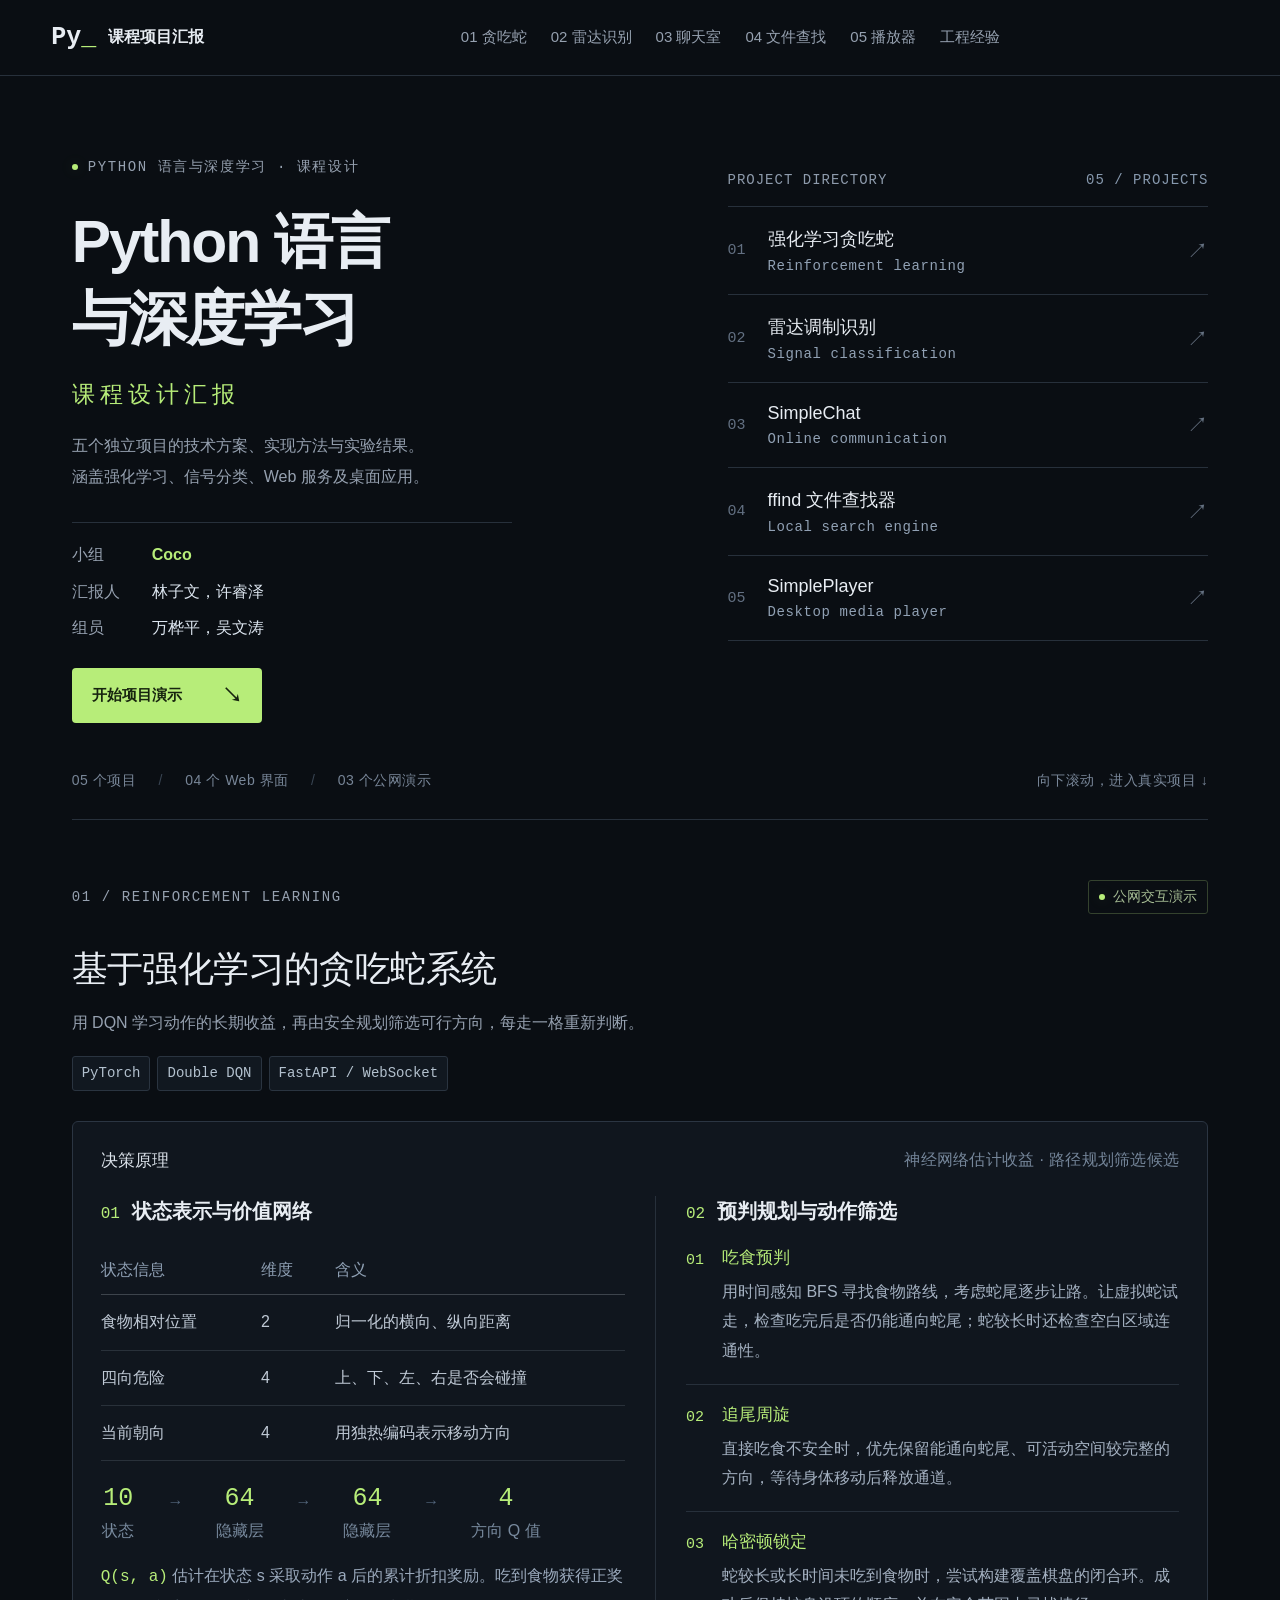
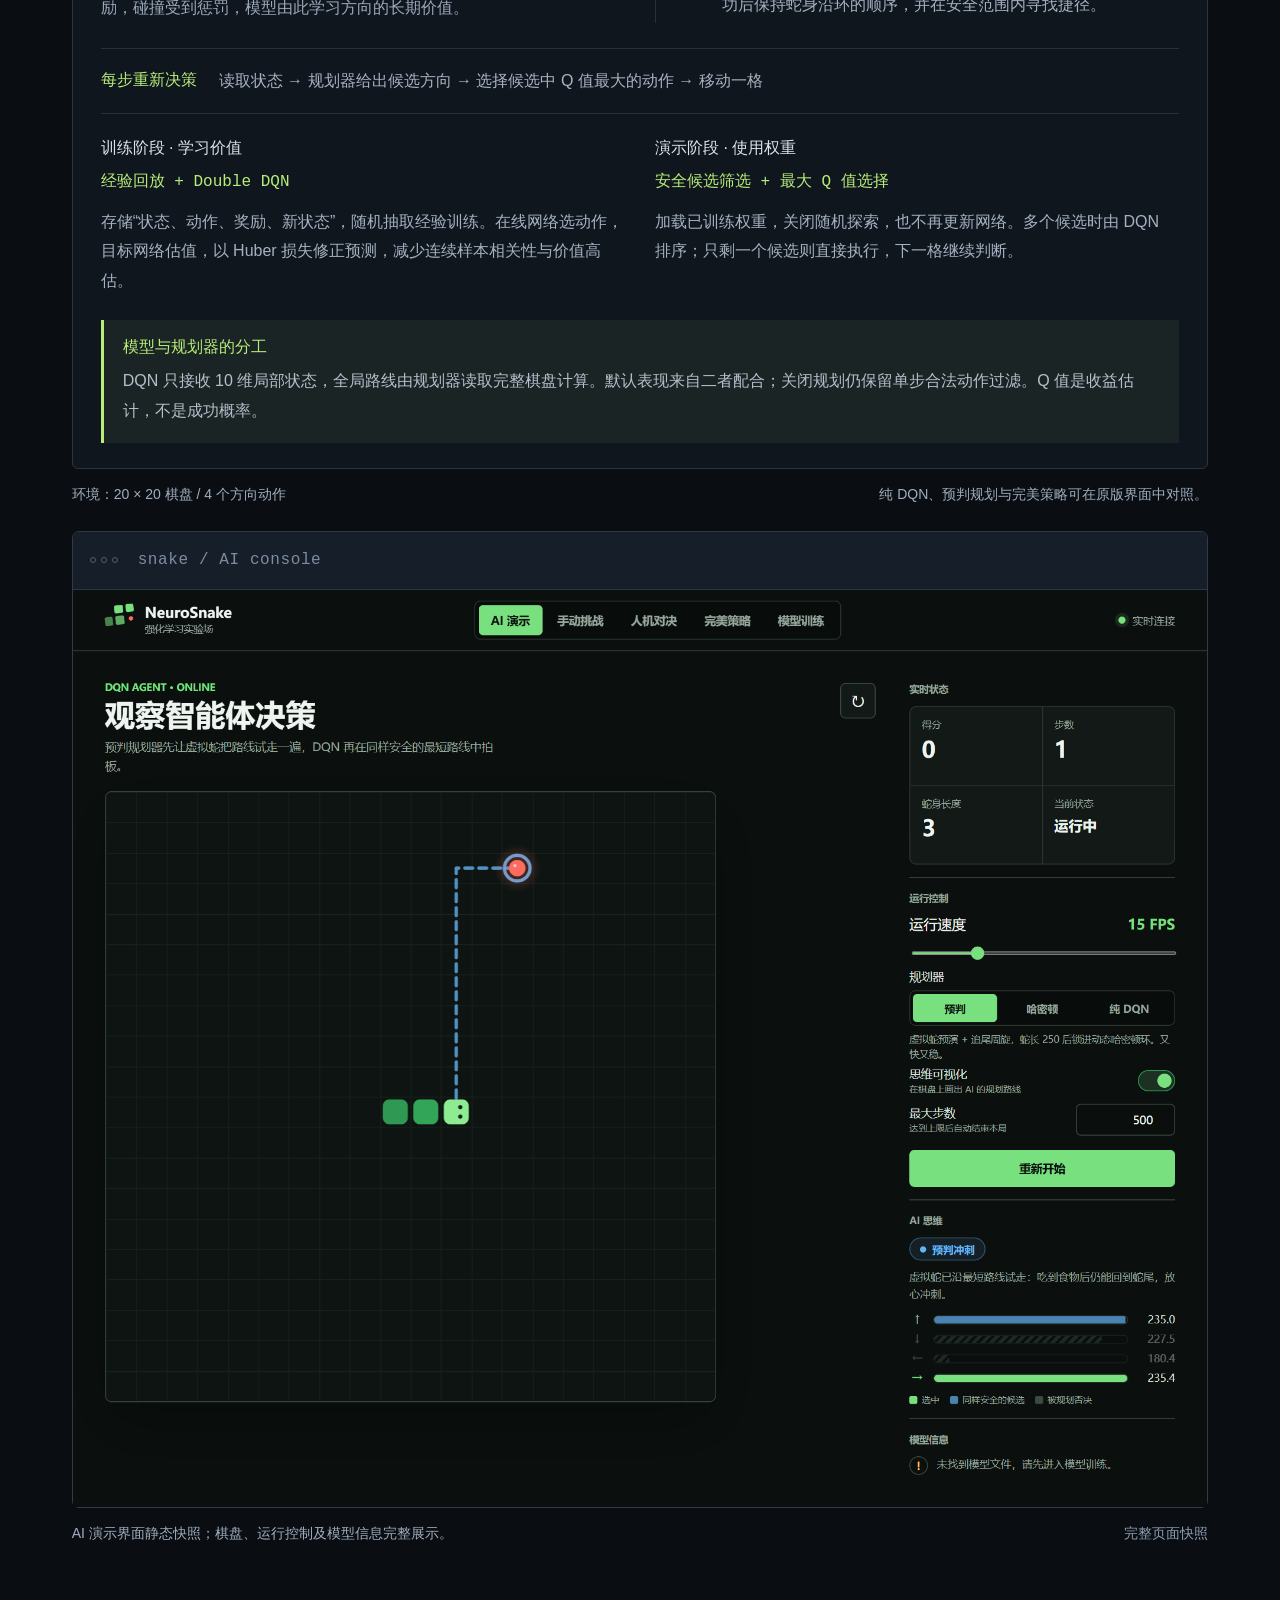
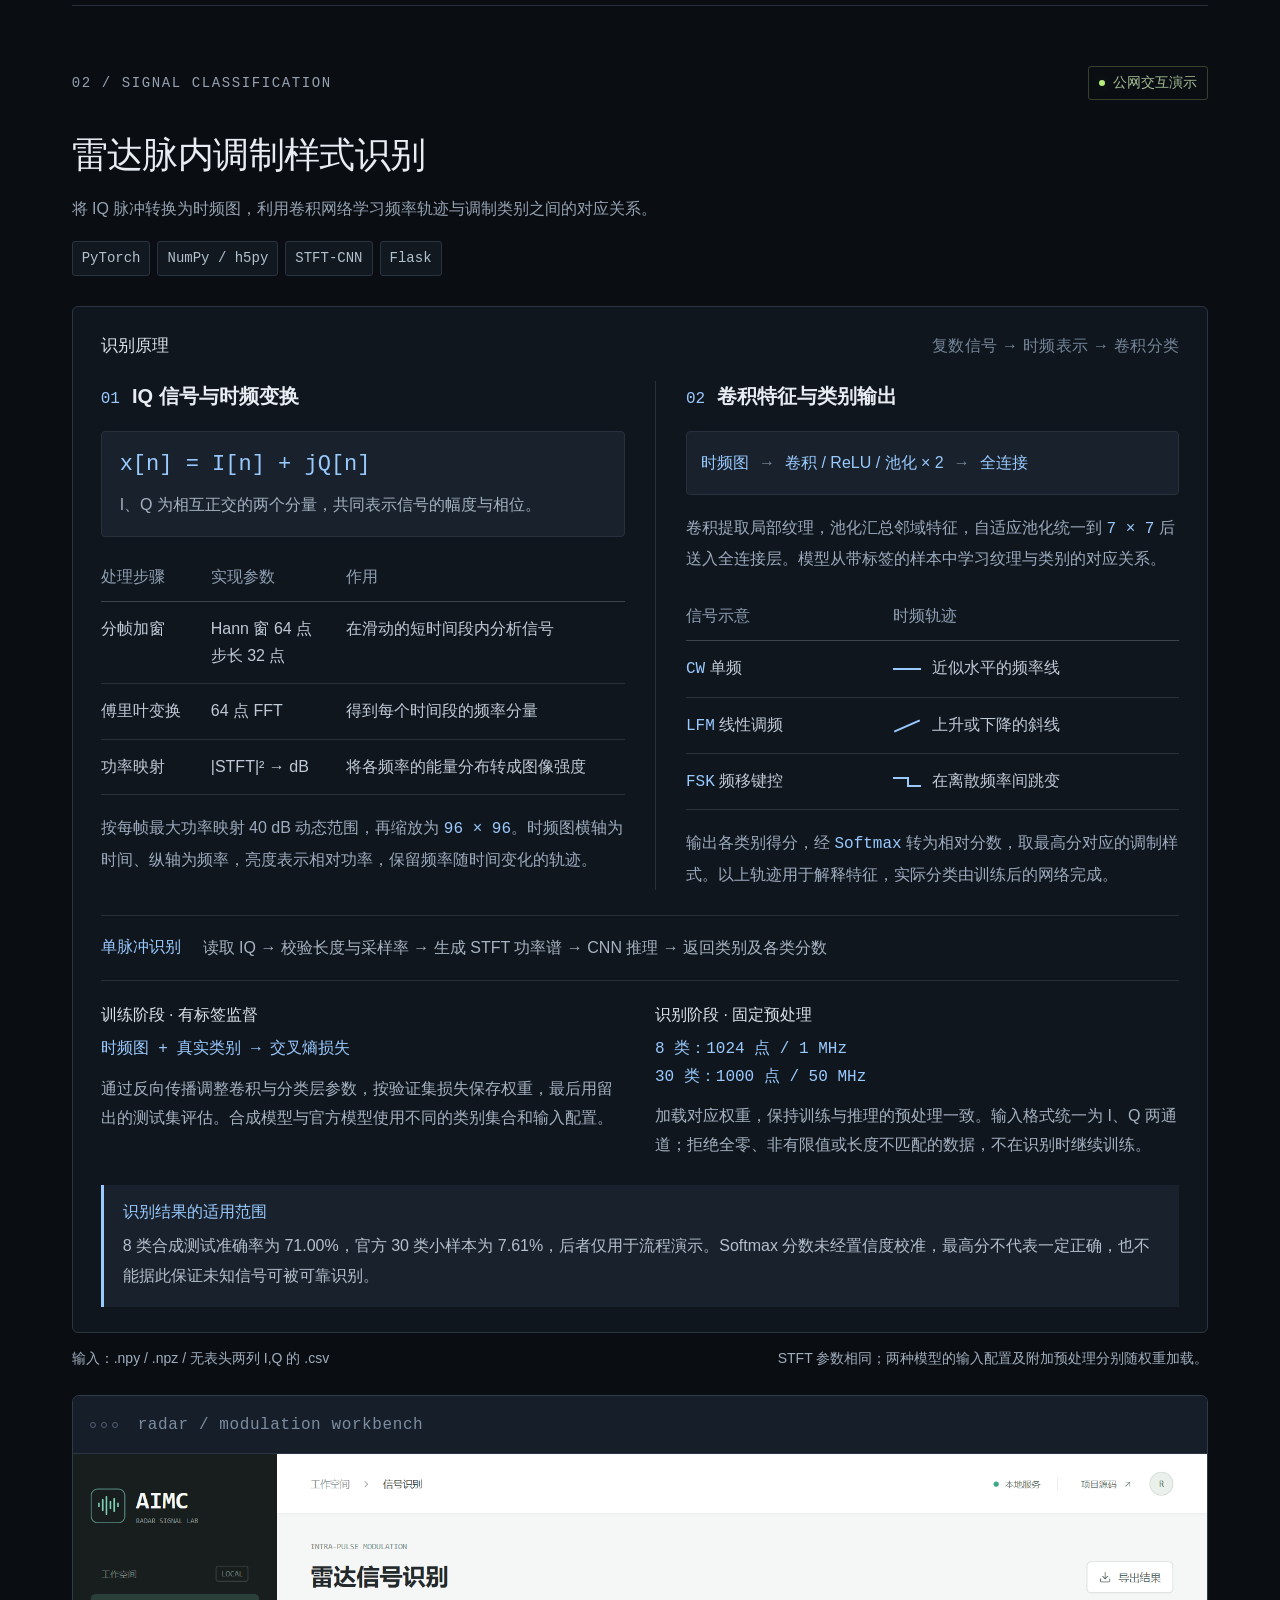
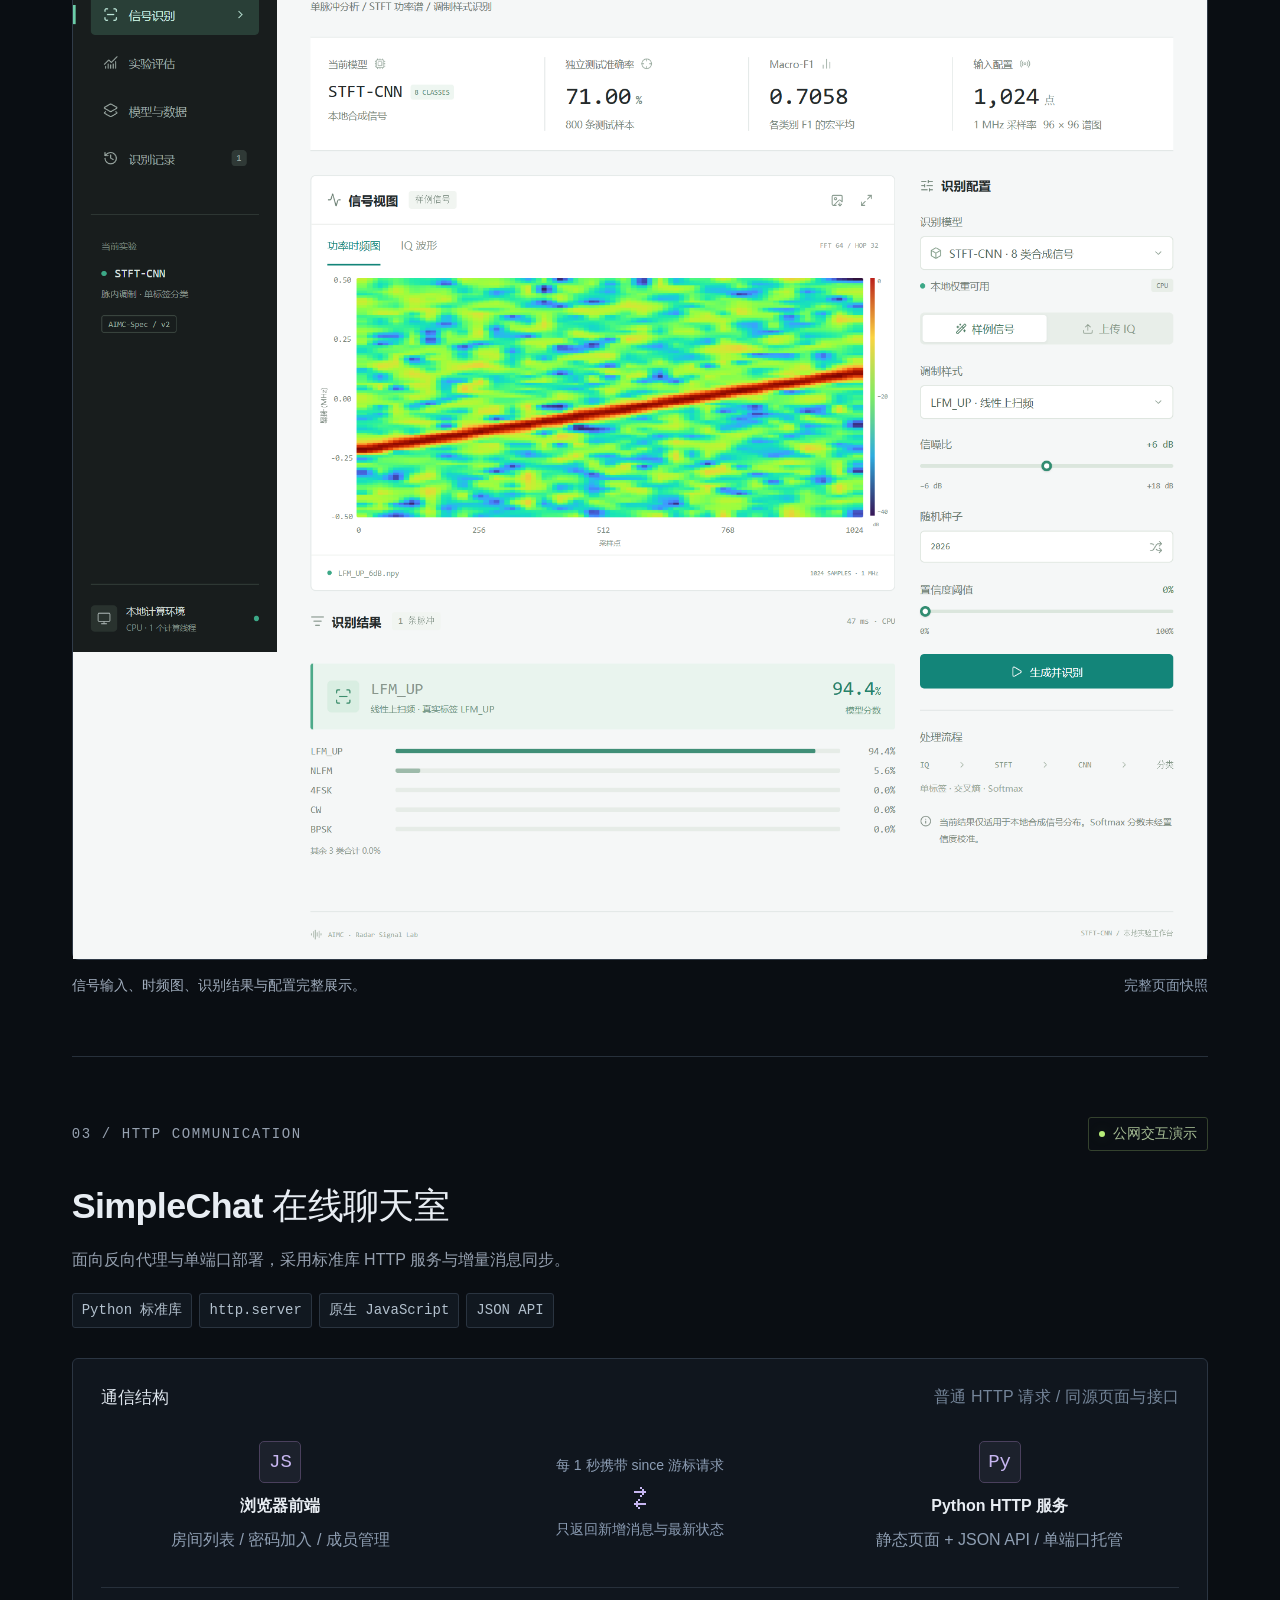
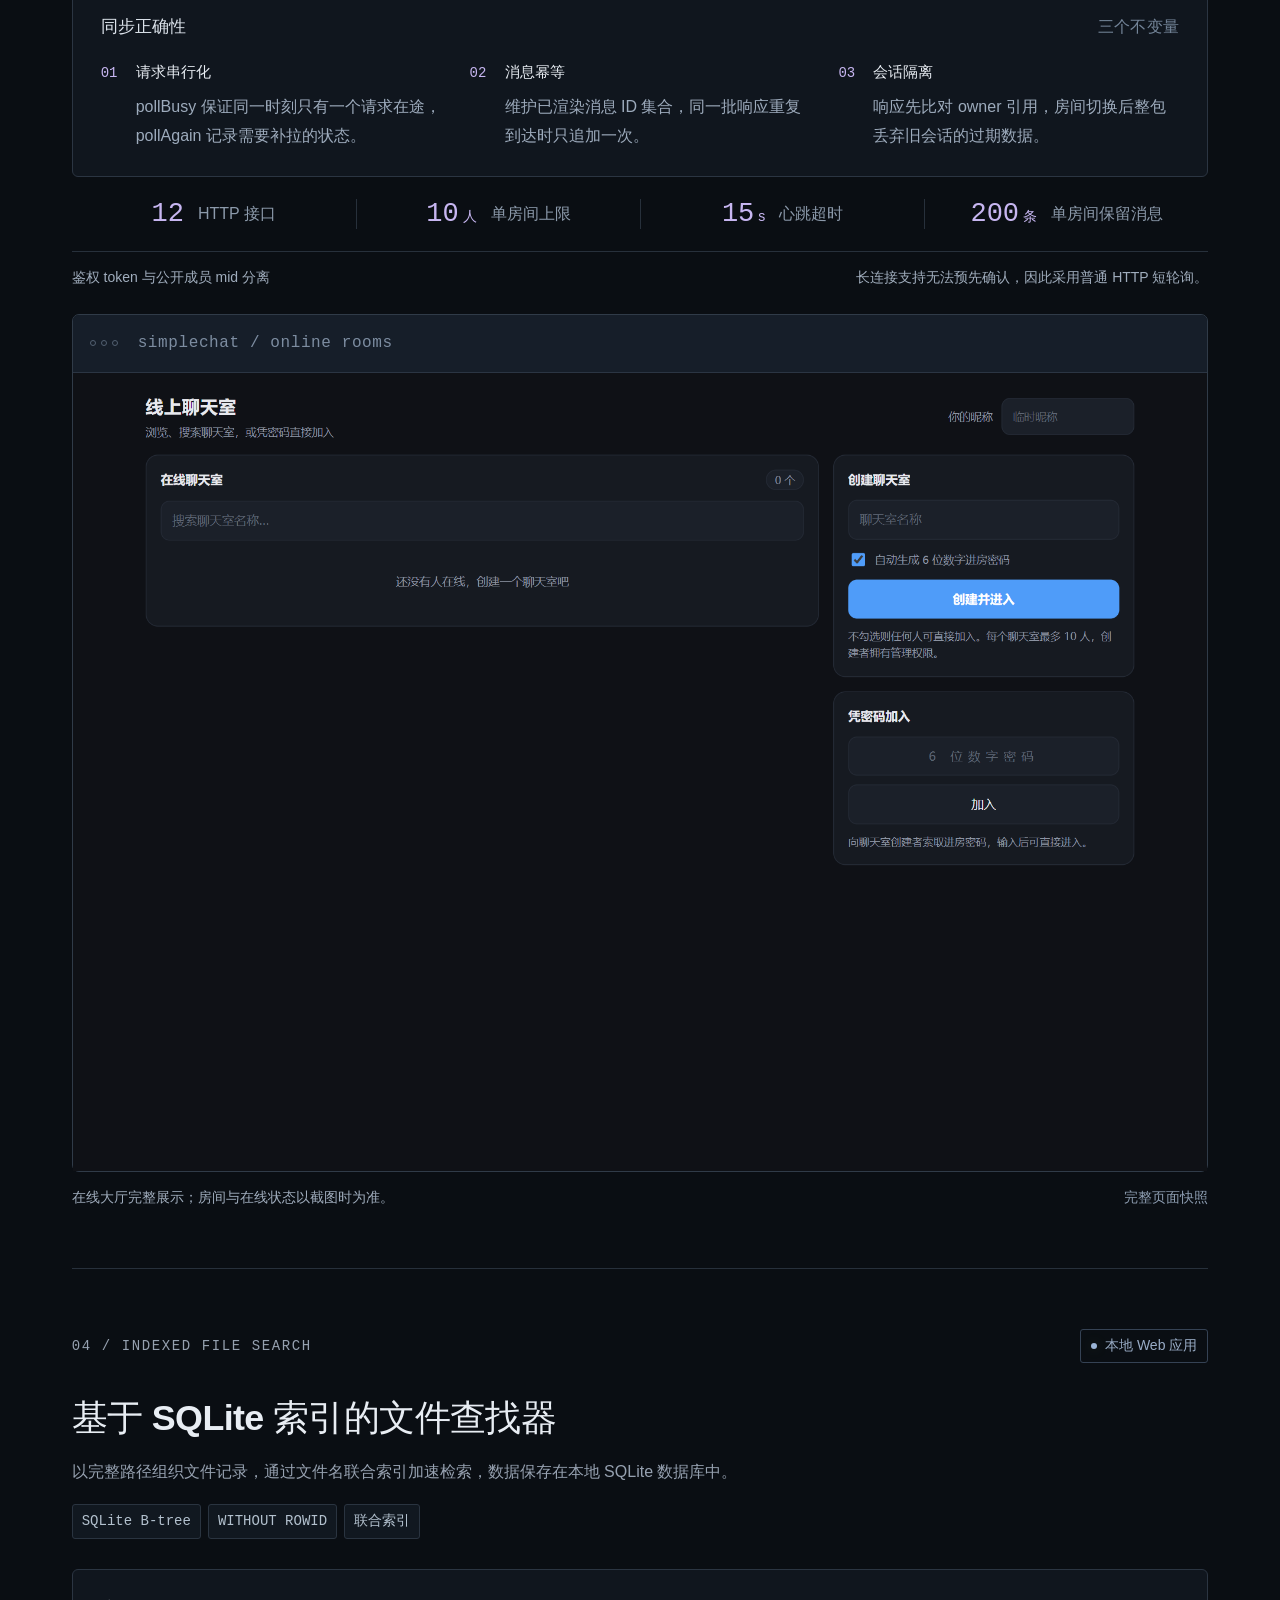
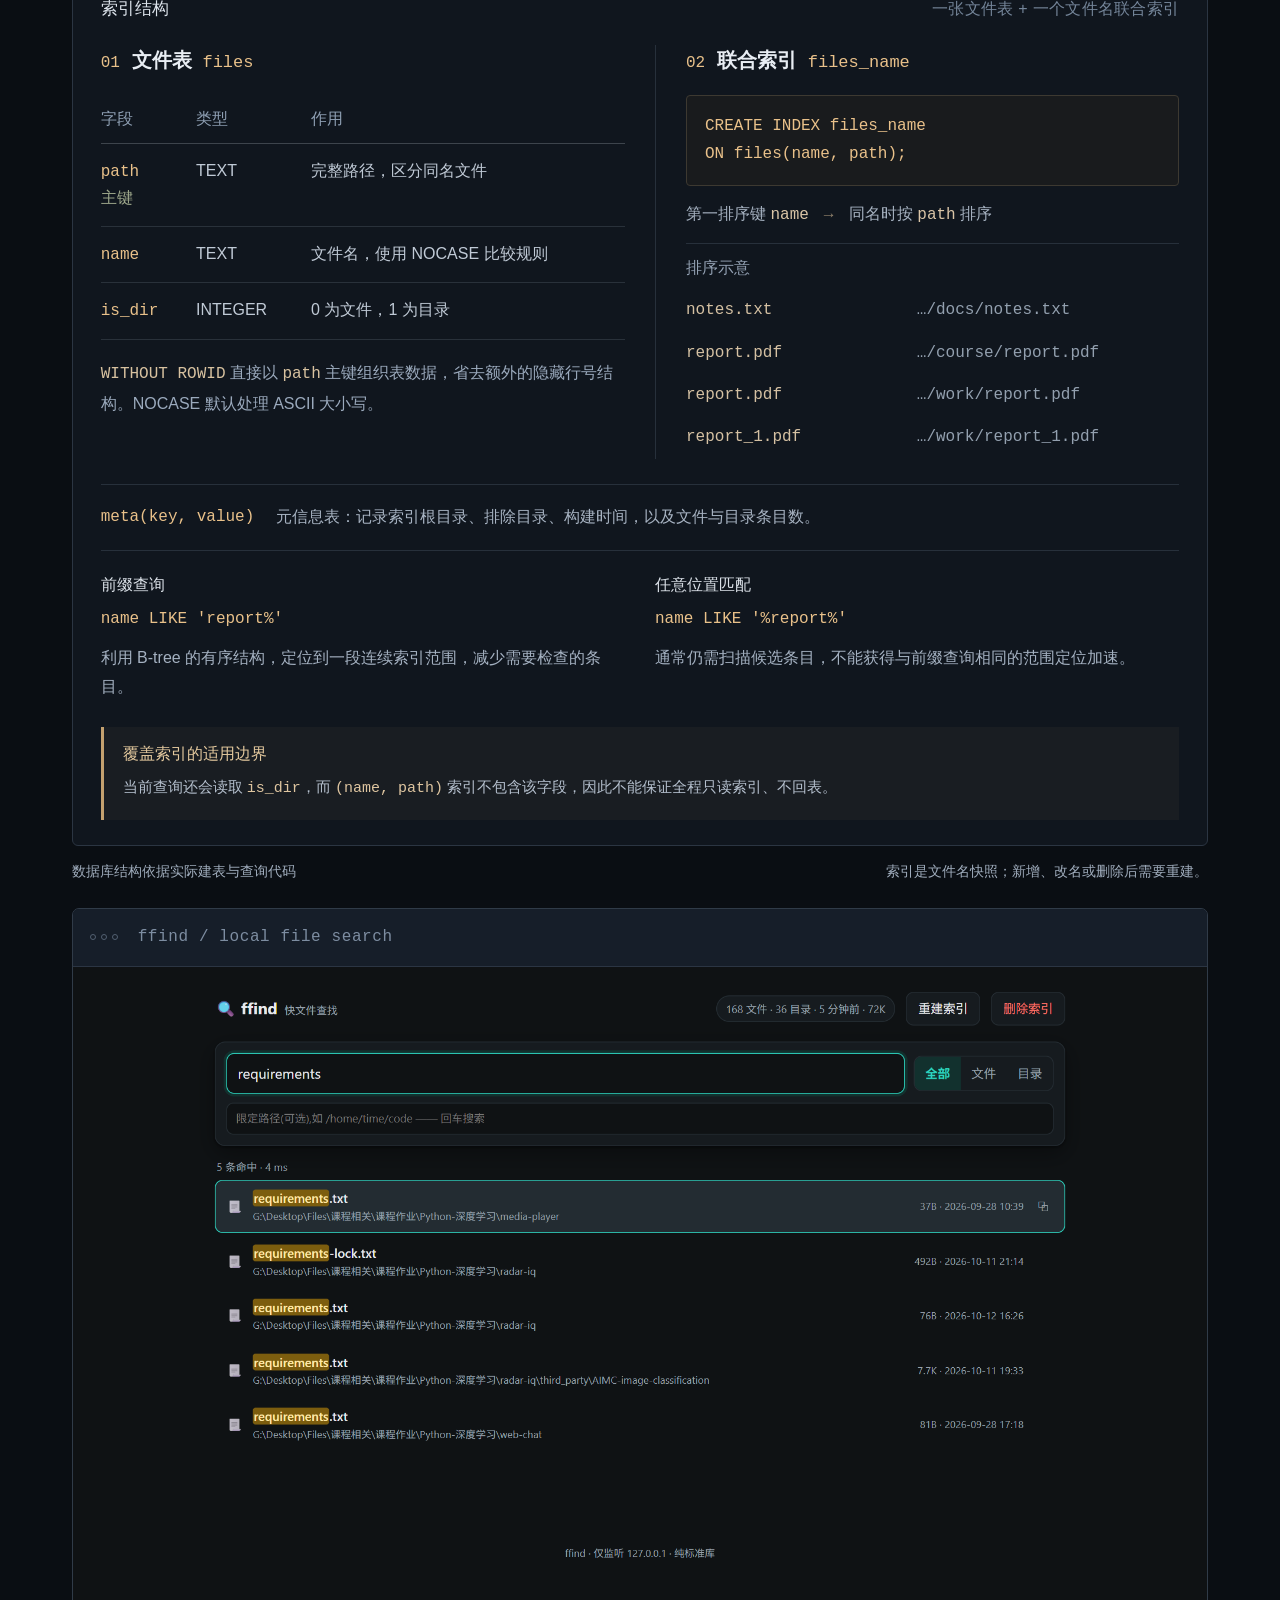
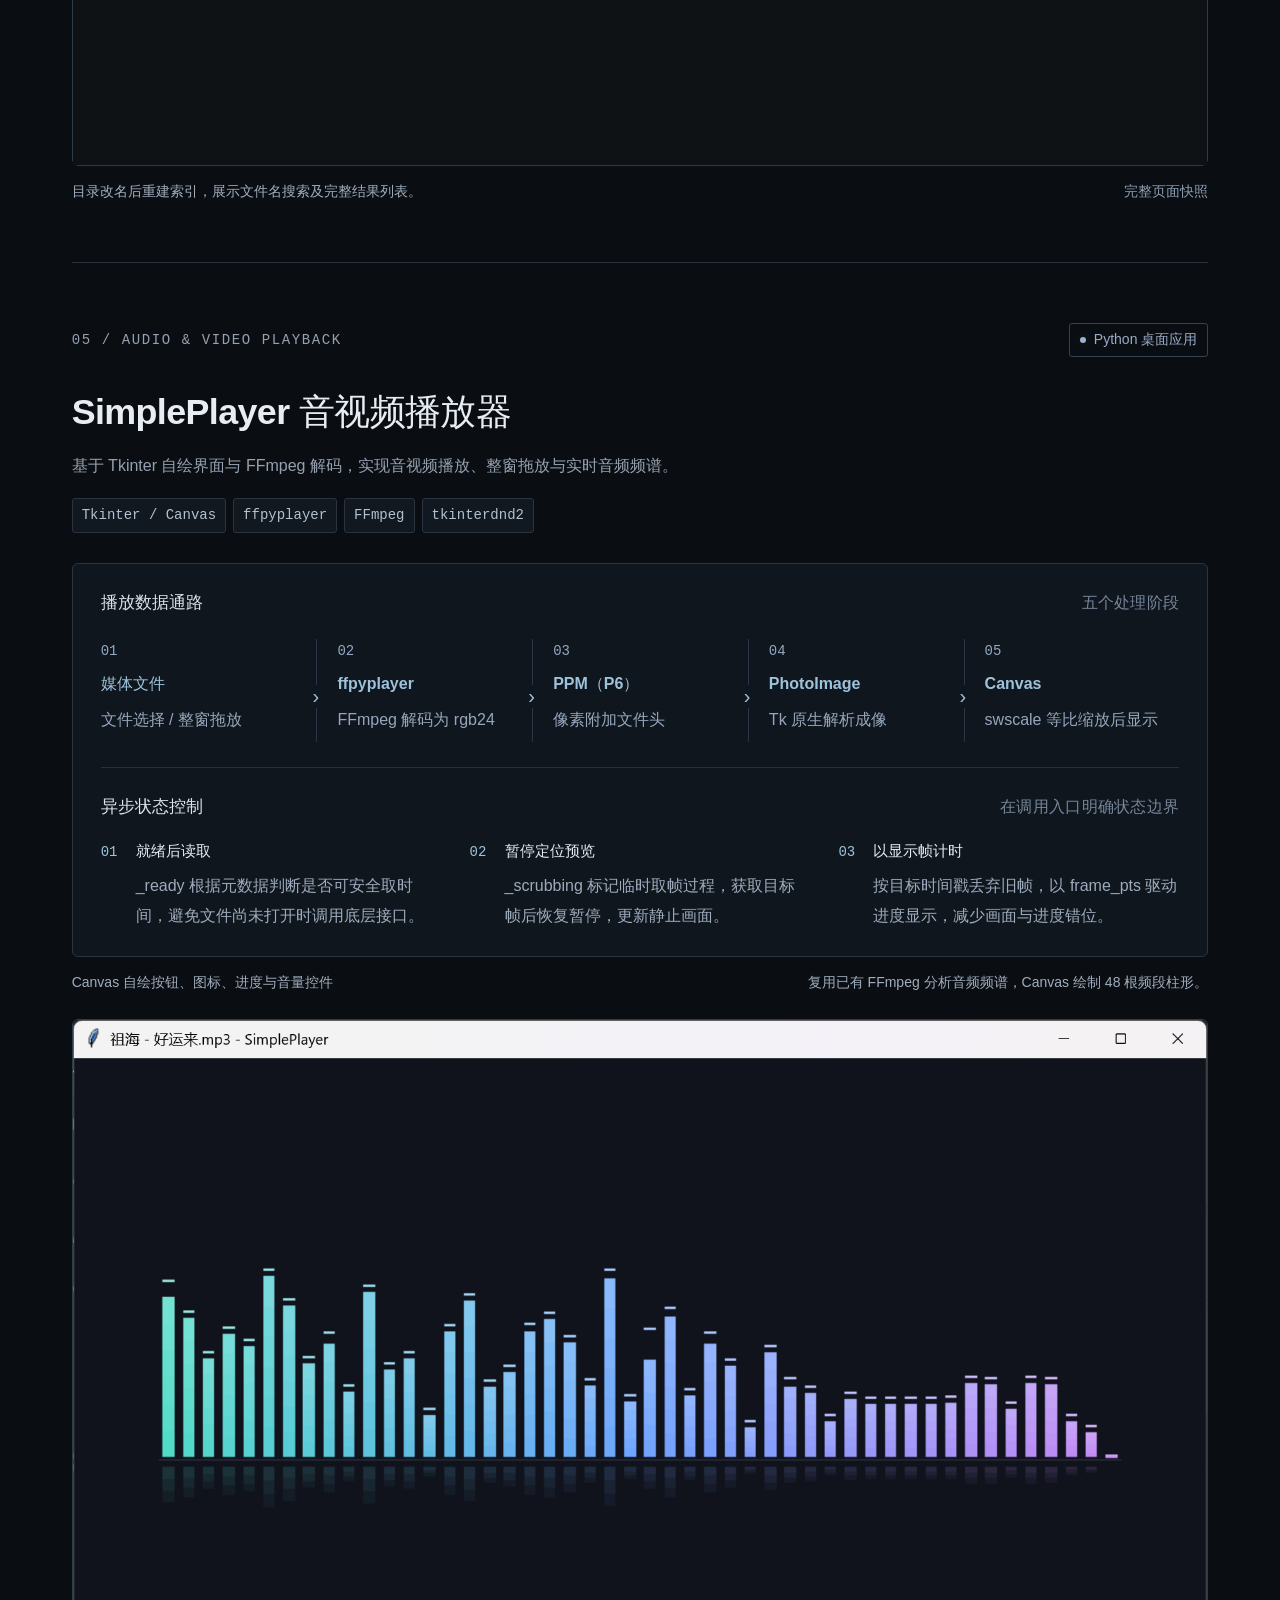
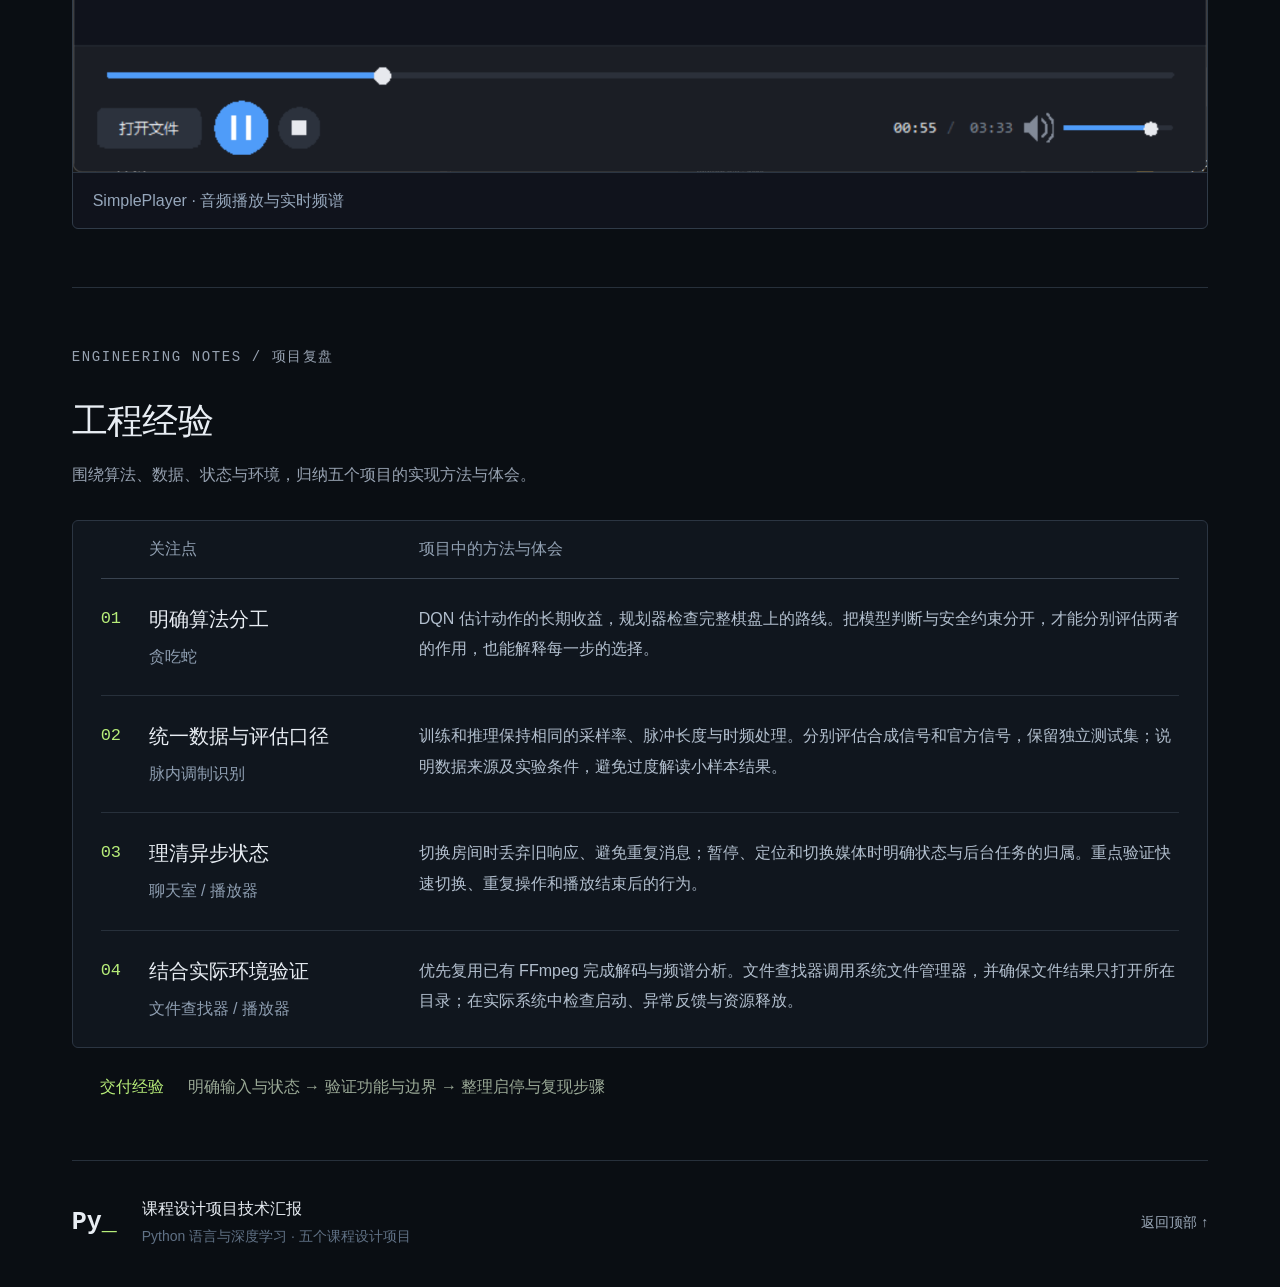
<file: 汇报内容/export.html>
<!doctype html>
<html lang="zh-CN">
<head><meta charset="UTF-8"><meta name="viewport" content="width=device-width,initial-scale=1"><meta name="color-scheme" content="dark"><title>Coco 小组 · Python 语言与深度学习课程设计汇报</title><link rel="stylesheet" href="style.css">
<style>
html{scroll-behavior:auto;color-scheme:dark}
body{-webkit-print-color-adjust:exact;print-color-adjust:exact;background:#0a0e13}
header{position:static;backdrop-filter:none}
.progress,#toast{display:none!important}
.export-snapshot{display:block;width:100%;height:auto;max-height:none;object-fit:contain}
.demo{overflow:visible;box-shadow:none}
.demo-bar{border-radius:6px 6px 0 0}
.demo-name{font-size:16px}
.demo-actions{display:none!important}
.player-showcase img{height:auto;max-height:none;object-fit:contain}
@page{margin:0}
</style>
</head>
<body>
<div class="progress" aria-hidden="true"></div>
<header><a class="brand" href="#top"><span class="brand-mark">Py<span>_</span></span> 课程项目汇报</a><nav aria-label="项目导航"><a href="#snake">01 贪吃蛇</a><a href="#radar">02 雷达识别</a><a href="#chat">03 聊天室</a><a href="#finder">04 文件查找</a><a href="#player">05 播放器</a><a href="#engineering">工程经验</a></nav><span class="edition">PYTHON × DEEP LEARNING</span></header>
<main id="top">
<section class="hero"><div class="hero-copy"><div class="eyebrow"><span class="dot"></span> PYTHON 语言与深度学习 · 课程设计</div><h1 class="academic-title">Python 语言<br>与深度学习<span class="hero-subtitle">课程设计汇报</span></h1><p>五个独立项目的技术方案、实现方法与实验结果。<br>涵盖强化学习、信号分类、Web 服务及桌面应用。</p><dl class="team-info" aria-label="小组信息"><div><dt>小组</dt><dd>Coco</dd></div><div><dt>汇报人</dt><dd>林子文，许睿泽</dd></div><div><dt>组员</dt><dd>万桦平，吴文涛</dd></div></dl><a class="primary" href="#snake">开始项目演示 <span>↘</span></a></div><div class="hero-index"><div class="index-label">PROJECT DIRECTORY <span>05 / PROJECTS</span></div><a href="#snake"><b>01</b><span>强化学习贪吃蛇<small>Reinforcement learning</small></span><i>↗</i></a><a href="#radar"><b>02</b><span>雷达调制识别<small>Signal classification</small></span><i>↗</i></a><a href="#chat"><b>03</b><span>SimpleChat<small>Online communication</small></span><i>↗</i></a><a href="#finder"><b>04</b><span>ffind 文件查找器<small>Local search engine</small></span><i>↗</i></a><a href="#player"><b>05</b><span>SimplePlayer<small>Desktop media player</small></span><i>↗</i></a></div><div class="hero-footer"><span>05 个项目 <em>/</em> 04 个 Web 界面 <em>/</em> 03 个公网演示</span><span>向下滚动，进入真实项目 ↓</span></div></section>
<section id="snake" class="project" data-accent="green"><div class="section-top"><span class="eyebrow">01 / REINFORCEMENT LEARNING</span><span class="badge"><span class="dot"></span> 公网交互演示</span></div><div class="project-heading"><div><h2>基于强化学习的贪吃蛇系统</h2><p class="project-abstract">用 DQN 学习动作的长期收益，再由安全规划筛选可行方向，每走一格重新判断。</p></div><div class="tags"><span>PyTorch</span><span>Double DQN</span><span>FastAPI / WebSocket</span></div></div>
<div class="tech-board principle-board">
<div class="board-label">决策原理 <span>神经网络估计收益 · 路径规划筛选候选</span></div>
<div class="schema-grid">
<article class="schema-panel"><div class="schema-title"><span class="schema-number">01</span><h3>状态表示与价值网络</h3></div>
<table class="schema-table"><caption class="visually-hidden">贪吃蛇的十维状态构成</caption><thead><tr><th>状态信息</th><th>维度</th><th>含义</th></tr></thead><tbody><tr><td>食物相对位置</td><td>2</td><td>归一化的横向、纵向距离</td></tr><tr><td>四向危险</td><td>4</td><td>上、下、左、右是否会碰撞</td></tr><tr><td>当前朝向</td><td>4</td><td>用独热编码表示移动方向</td></tr></tbody></table>
<div class="network-shape principle-network"><b>10<small>状态</small></b><i>→</i><b>64<small>隐藏层</small></b><i>→</i><b>64<small>隐藏层</small></b><i>→</i><b>4<small>方向 Q 值</small></b></div>
<p class="schema-explanation"><code>Q(s, a)</code> 估计在状态 s 采取动作 a 后的累计折扣奖励。吃到食物获得正奖励，碰撞受到惩罚，模型由此学习方向的长期价值。</p></article>
<article class="schema-panel"><div class="schema-title"><span class="schema-number">02</span><h3>预判规划与动作筛选</h3></div>
<ol class="decision-stages"><li><span>吃食预判</span><p>用时间感知 BFS 寻找食物路线，考虑蛇尾逐步让路。让虚拟蛇试走，检查吃完后是否仍能通向蛇尾；蛇较长时还检查空白区域连通性。</p></li><li><span>追尾周旋</span><p>直接吃食不安全时，优先保留能通向蛇尾、可活动空间较完整的方向，等待身体移动后释放通道。</p></li><li><span>哈密顿锁定</span><p>蛇较长或长时间未吃到食物时，尝试构建覆盖棋盘的闭合环。成功后保持蛇身沿环的顺序，并在安全范围内寻找捷径。</p></li></ol>
</article></div>
<div class="metadata-strip"><code>每步重新决策</code><span>读取状态 → 规划器给出候选方向 → 选择候选中 Q 值最大的动作 → 移动一格</span></div>
<div class="query-comparison"><article><span class="query-label">训练阶段 · 学习价值</span><code>经验回放 + Double DQN</code><p>存储“状态、动作、奖励、新状态”，随机抽取经验训练。在线网络选动作，目标网络估值，以 Huber 损失修正预测，减少连续样本相关性与价值高估。</p></article><article><span class="query-label">演示阶段 · 使用权重</span><code>安全候选筛选 + 最大 Q 值选择</code><p>加载已训练权重，关闭随机探索，也不再更新网络。多个候选时由 DQN 排序；只剩一个候选则直接执行，下一格继续判断。</p></article></div>
<div class="coverage-note"><strong>模型与规划器的分工</strong><p>DQN 只接收 10 维局部状态，全局路线由规划器读取完整棋盘计算。默认表现来自二者配合；关闭规划仍保留单步合法动作过滤。Q 值是收益估计，不是成功概率。</p></div>
</div>
<div class="board-footnote"><span>环境：20 × 20 棋盘 / 4 个方向动作</span><span>纯 DQN、预判规划与完美策略可在原版界面中对照。</span></div><div class="demo" data-url="https://snake-ai-console.app.workbuddy.host/?sharecode=7EDSNKWLRL"><div class="demo-bar"><span><i></i><i></i><i></i></span><span class="demo-name">snake / AI console</span></div><img class="export-snapshot" src="assets/snake-demo.png" alt="snake 项目的完整页面静态展示" width="1920" height="1553"></div><div class="demo-note"><span>AI 演示界面静态快照；棋盘、运行控制及模型信息完整展示。</span><span>完整页面快照</span></div></section>
<section id="radar" class="project" data-accent="blue"><div class="section-top"><span class="eyebrow">02 / SIGNAL CLASSIFICATION</span><span class="badge"><span class="dot"></span> 公网交互演示</span></div><div class="project-heading"><div><h2>雷达脉内调制样式识别</h2><p class="project-abstract">将 IQ 脉冲转换为时频图，利用卷积网络学习频率轨迹与调制类别之间的对应关系。</p></div><div class="tags"><span>PyTorch</span><span>NumPy / h5py</span><span>STFT-CNN</span><span>Flask</span></div></div><div class="tech-board principle-board">
<div class="board-label">识别原理 <span>复数信号 → 时频表示 → 卷积分类</span></div>
<div class="schema-grid">
<article class="schema-panel"><div class="schema-title"><span class="schema-number">01</span><h3>IQ 信号与时频变换</h3></div>
<div class="principle-equation"><code>x[n] = I[n] + jQ[n]</code><span>I、Q 为相互正交的两个分量，共同表示信号的幅度与相位。</span></div>
<table class="schema-table"><caption class="visually-hidden">短时傅里叶变换的处理步骤</caption><thead><tr><th>处理步骤</th><th>实现参数</th><th>作用</th></tr></thead><tbody><tr><td>分帧加窗</td><td>Hann 窗 64 点<br>步长 32 点</td><td>在滑动的短时间段内分析信号</td></tr><tr><td>傅里叶变换</td><td>64 点 FFT</td><td>得到每个时间段的频率分量</td></tr><tr><td>功率映射</td><td>|STFT|² → dB</td><td>将各频率的能量分布转成图像强度</td></tr></tbody></table>
<p class="schema-explanation">按每帧最大功率映射 40 dB 动态范围，再缩放为 <code>96 × 96</code>。时频图横轴为时间、纵轴为频率，亮度表示相对功率，保留频率随时间变化的轨迹。</p></article>
<article class="schema-panel"><div class="schema-title"><span class="schema-number">02</span><h3>卷积特征与类别输出</h3></div>
<div class="cnn-chain"><span>时频图</span><i>→</i><span>卷积 / ReLU / 池化 × 2</span><i>→</i><span>全连接</span></div>
<p class="schema-explanation">卷积提取局部纹理，池化汇总邻域特征，自适应池化统一到 <code>7 × 7</code> 后送入全连接层。模型从带标签的样本中学习纹理与类别的对应关系。</p>
<table class="schema-table pattern-table"><caption class="visually-hidden">典型调制信号在时频图中的表现</caption><thead><tr><th>信号示意</th><th>时频轨迹</th></tr></thead><tbody><tr><td><code>CW</code> 单频</td><td><span class="trace-icon trace-flat" aria-hidden="true"></span>近似水平的频率线</td></tr><tr><td><code>LFM</code> 线性调频</td><td><span class="trace-icon trace-slope" aria-hidden="true"></span>上升或下降的斜线</td></tr><tr><td><code>FSK</code> 频移键控</td><td><span class="trace-icon trace-step" aria-hidden="true"></span>在离散频率间跳变</td></tr></tbody></table>
<p class="schema-explanation">输出各类别得分，经 <code>Softmax</code> 转为相对分数，取最高分对应的调制样式。以上轨迹用于解释特征，实际分类由训练后的网络完成。</p></article></div>
<div class="metadata-strip"><code>单脉冲识别</code><span>读取 IQ → 校验长度与采样率 → 生成 STFT 功率谱 → CNN 推理 → 返回类别及各类分数</span></div>
<div class="query-comparison"><article><span class="query-label">训练阶段 · 有标签监督</span><code>时频图 + 真实类别 → 交叉熵损失</code><p>通过反向传播调整卷积与分类层参数，按验证集损失保存权重，最后用留出的测试集评估。合成模型与官方模型使用不同的类别集合和输入配置。</p></article><article><span class="query-label">识别阶段 · 固定预处理</span><code>8 类：1024 点 / 1 MHz<br>30 类：1000 点 / 50 MHz</code><p>加载对应权重，保持训练与推理的预处理一致。输入格式统一为 I、Q 两通道；拒绝全零、非有限值或长度不匹配的数据，不在识别时继续训练。</p></article></div>
<div class="coverage-note"><strong>识别结果的适用范围</strong><p>8 类合成测试准确率为 71.00%，官方 30 类小样本为 7.61%，后者仅用于流程演示。Softmax 分数未经置信度校准，最高分不代表一定正确，也不能据此保证未知信号可被可靠识别。</p></div>
</div>
<div class="board-footnote"><span>输入：.npy / .npz / 无表头两列 I,Q 的 .csv</span><span>STFT 参数相同；两种模型的输入配置及附加预处理分别随权重加载。</span></div><div class="demo" data-url="https://radar-modulation-workbench.app.workbuddy.host/?sharecode=HJIJIXYO66"><div class="demo-bar"><span><i></i><i></i><i></i></span><span class="demo-name">radar / modulation workbench</span></div><img class="export-snapshot" src="assets/radar-demo.png" alt="radar 项目的完整页面静态展示" width="1920" height="1869"></div><div class="demo-note"><span>信号输入、时频图、识别结果与配置完整展示。</span><span>完整页面快照</span></div></section>
<section id="chat" class="project" data-accent="purple"><div class="section-top"><span class="eyebrow">03 / HTTP COMMUNICATION</span><span class="badge"><span class="dot"></span> 公网交互演示</span></div><div class="project-heading"><div><h2>SimpleChat 在线聊天室</h2><p class="project-abstract">面向反向代理与单端口部署，采用标准库 HTTP 服务与增量消息同步。</p></div><div class="tags"><span>Python 标准库</span><span>http.server</span><span>原生 JavaScript</span><span>JSON API</span></div></div><div class="tech-board"><div class="board-label">通信结构 <span>普通 HTTP 请求 / 同源页面与接口</span></div><div class="communication-flow"><div><span class="node-icon">JS</span><h3>浏览器前端</h3><p>房间列表 / 密码加入 / 成员管理</p></div><div class="communication-link"><span>每 1 秒携带 since 游标请求</span><i>⇄</i><span>只返回新增消息与最新状态</span></div><div><span class="node-icon">Py</span><h3>Python HTTP 服务</h3><p>静态页面 + JSON API / 单端口托管</p></div></div><div class="board-divider"></div><div class="board-label">同步正确性 <span>三个不变量</span></div><div class="principles"><article><span class="principle-num">01</span><h4>请求串行化</h4><p>pollBusy 保证同一时刻只有一个请求在途，pollAgain 记录需要补拉的状态。</p></article><article><span class="principle-num">02</span><h4>消息幂等</h4><p>维护已渲染消息 ID 集合，同一批响应重复到达时只追加一次。</p></article><article><span class="principle-num">03</span><h4>会话隔离</h4><p>响应先比对 owner 引用，房间切换后整包丢弃旧会话的过期数据。</p></article></div></div><div class="spec-row"><div><strong>12</strong><span>HTTP 接口</span></div><div><strong>10<small>人</small></strong><span>单房间上限</span></div><div><strong>15<small>s</small></strong><span>心跳超时</span></div><div><strong>200<small>条</small></strong><span>单房间保留消息</span></div></div><div class="board-footnote"><span>鉴权 token 与公开成员 mid 分离</span><span>长连接支持无法预先确认，因此采用普通 HTTP 短轮询。</span></div><div class="demo" data-url="https://simplechat-online.app.workbuddy.host/?sharecode=G4RG3DQ4ZB"><div class="demo-bar"><span><i></i><i></i><i></i></span><span class="demo-name">simplechat / online rooms</span></div><img class="export-snapshot" src="assets/chat-demo.png" alt="chat 项目的完整页面静态展示" width="1920" height="1350"></div><div class="demo-note"><span>在线大厅完整展示；房间与在线状态以截图时为准。</span><span>完整页面快照</span></div></section>
<section id="finder" class="project" data-accent="amber"><div class="section-top"><span class="eyebrow">04 / INDEXED FILE SEARCH</span><span class="badge local"><span class="dot"></span> 本地 Web 应用</span></div><div class="project-heading"><div><h2>基于 SQLite 索引的文件查找器</h2><p class="project-abstract">以完整路径组织文件记录，通过文件名联合索引加速检索，数据保存在本地 SQLite 数据库中。</p></div><div class="tags"><span>SQLite B-tree</span><span>WITHOUT ROWID</span><span>联合索引</span></div></div>
<div class="tech-board finder-structure"><div class="board-label">索引结构 <span>一张文件表 + 一个文件名联合索引</span></div>
<div class="schema-grid"><article class="schema-panel"><div class="schema-title"><span class="schema-number">01</span><h3>文件表 <code>files</code></h3></div><table class="schema-table"><caption class="visually-hidden">文件表字段及作用</caption><thead><tr><th>字段</th><th>类型</th><th>作用</th></tr></thead><tbody><tr><td><code>path</code><span class="key-label">主键</span></td><td>TEXT</td><td>完整路径，区分同名文件</td></tr><tr><td><code>name</code></td><td>TEXT</td><td>文件名，使用 NOCASE 比较规则</td></tr><tr><td><code>is_dir</code></td><td>INTEGER</td><td>0 为文件，1 为目录</td></tr></tbody></table><p class="schema-explanation"><code>WITHOUT ROWID</code> 直接以 <code>path</code> 主键组织表数据，省去额外的隐藏行号结构。NOCASE 默认处理 ASCII 大小写。</p></article>
<article class="schema-panel"><div class="schema-title"><span class="schema-number">02</span><h3>联合索引 <code>files_name</code></h3></div><pre class="index-sql"><code>CREATE INDEX files_name
ON files(name, path);</code></pre><div class="index-order"><span>第一排序键 <b>name</b></span><i>→</i><span>同名时按 <b>path</b> 排序</span></div><div class="index-example"><span class="example-label">排序示意</span><div><code>notes.txt</code><span>…/docs/notes.txt</span></div><div><code>report.pdf</code><span>…/course/report.pdf</span></div><div><code>report.pdf</code><span>…/work/report.pdf</span></div><div><code>report_1.pdf</code><span>…/work/report_1.pdf</span></div></div></article></div>
<div class="metadata-strip"><code>meta(key, value)</code><span>元信息表：记录索引根目录、排除目录、构建时间，以及文件与目录条目数。</span></div>
<div class="query-comparison"><article><span class="query-label">前缀查询</span><code>name LIKE 'report%'</code><p>利用 B-tree 的有序结构，定位到一段连续索引范围，减少需要检查的条目。</p></article><article><span class="query-label">任意位置匹配</span><code>name LIKE '%report%'</code><p>通常仍需扫描候选条目，不能获得与前缀查询相同的范围定位加速。</p></article></div>
<div class="coverage-note"><strong>覆盖索引的适用边界</strong><p>当前查询还会读取 <code>is_dir</code>，而 <code>(name, path)</code> 索引不包含该字段，因此不能保证全程只读索引、不回表。</p></div></div>
<div class="board-footnote"><span>数据库结构依据实际建表与查询代码</span><span>索引是文件名快照；新增、改名或删除后需要重建。</span></div><div class="demo" id="finder-demo"><div class="demo-bar"><span><i></i><i></i><i></i></span><span class="demo-name">ffind / local file search</span></div><img class="export-snapshot" src="assets/finder-demo.png" alt="finder 项目的完整页面静态展示" width="1920" height="1350"></div><div class="demo-note"><span>目录改名后重建索引，展示文件名搜索及完整结果列表。</span><span>完整页面快照</span></div></section>
<section id="player" class="project player-section"><div class="section-top"><span class="eyebrow">05 / AUDIO &amp; VIDEO PLAYBACK</span><span class="badge local"><span class="dot"></span> Python 桌面应用</span></div><div class="project-heading"><div><h2>SimplePlayer 音视频播放器</h2><p class="project-abstract">基于 Tkinter 自绘界面与 FFmpeg 解码，实现音视频播放、整窗拖放与实时音频频谱。</p></div><div class="tags"><span>Tkinter / Canvas</span><span>ffpyplayer</span><span>FFmpeg</span><span>tkinterdnd2</span></div></div><div class="tech-board"><div class="board-label">播放数据通路 <span>五个处理阶段</span></div><ol class="flow-steps"><li><span class="step-num">01</span><strong>媒体文件</strong><small>文件选择 / 整窗拖放</small></li><li><span class="step-num">02</span><strong>ffpyplayer</strong><small>FFmpeg 解码为 rgb24</small></li><li><span class="step-num">03</span><strong>PPM（P6）</strong><small>像素附加文件头</small></li><li><span class="step-num">04</span><strong>PhotoImage</strong><small>Tk 原生解析成像</small></li><li><span class="step-num">05</span><strong>Canvas</strong><small>swscale 等比缩放后显示</small></li></ol><div class="board-divider"></div><div class="board-label">异步状态控制 <span>在调用入口明确状态边界</span></div><div class="principles"><article><span class="principle-num">01</span><h4>就绪后读取</h4><p>_ready 根据元数据判断是否可安全取时间，避免文件尚未打开时调用底层接口。</p></article><article><span class="principle-num">02</span><h4>暂停定位预览</h4><p>_scrubbing 标记临时取帧过程，获取目标帧后恢复暂停，更新静止画面。</p></article><article><span class="principle-num">03</span><h4>以显示帧计时</h4><p>按目标时间戳丢弃旧帧，以 frame_pts 驱动进度显示，减少画面与进度错位。</p></article></div></div><div class="board-footnote"><span>Canvas 自绘按钮、图标、进度与音量控件</span><span>复用已有 FFmpeg 分析音频频谱，Canvas 绘制 48 根频段柱形。</span></div><figure class="player-showcase"><img src="assets/player-demo.png" alt="SimplePlayer 音频播放与实时柱形频谱界面" width="1614" height="1071"><figcaption>SimplePlayer · 音频播放与实时频谱</figcaption></figure></section>
<section id="engineering" class="project engineering-section" aria-labelledby="engineering-title">
<div class="section-top"><span class="eyebrow">ENGINEERING NOTES / 项目复盘</span></div>
<div class="project-heading"><div><h2 id="engineering-title">工程经验</h2><p class="project-abstract">围绕算法、数据、状态与环境，归纳五个项目的实现方法与体会。</p></div></div>
<div class="experience-list">
<div class="experience-columns" aria-hidden="true"><span>关注点</span><span>项目中的方法与体会</span></div>
<article class="experience-row"><span class="experience-number">01</span><div class="experience-topic"><h3>明确算法分工</h3><span>贪吃蛇</span></div><p>DQN 估计动作的长期收益，规划器检查完整棋盘上的路线。把模型判断与安全约束分开，才能分别评估两者的作用，也能解释每一步的选择。</p></article>
<article class="experience-row"><span class="experience-number">02</span><div class="experience-topic"><h3>统一数据与评估口径</h3><span>脉内调制识别</span></div><p>训练和推理保持相同的采样率、脉冲长度与时频处理。分别评估合成信号和官方信号，保留独立测试集；说明数据来源及实验条件，避免过度解读小样本结果。</p></article>
<article class="experience-row"><span class="experience-number">03</span><div class="experience-topic"><h3>理清异步状态</h3><span>聊天室 / 播放器</span></div><p>切换房间时丢弃旧响应、避免重复消息；暂停、定位和切换媒体时明确状态与后台任务的归属。重点验证快速切换、重复操作和播放结束后的行为。</p></article>
<article class="experience-row"><span class="experience-number">04</span><div class="experience-topic"><h3>结合实际环境验证</h3><span>文件查找器 / 播放器</span></div><p>优先复用已有 FFmpeg 完成解码与频谱分析。文件查找器调用系统文件管理器，并确保文件结果只打开所在目录；在实际系统中检查启动、异常反馈与资源释放。</p></article>
</div>
<p class="engineering-closing"><span>交付经验</span>明确输入与状态 → 验证功能与边界 → 整理启停与复现步骤</p>
</section>
<footer><span class="brand-mark">Py<span>_</span></span><div>课程设计项目技术汇报<small>Python 语言与深度学习 · 五个课程设计项目</small></div><a href="#top">返回顶部 ↑</a></footer>
</main><div id="toast" role="status"></div>
</body></html>
</file>
<file: 汇报内容/style.css>
@charset "UTF-8";
:root{--bg:#0a0e13;--surface:#111720;--line:#27303b;--text:#e8edf3;--muted:#96a1b0;--accent:#b7ed79;font-family:Inter,"Segoe UI","Microsoft YaHei",sans-serif;color-scheme:dark;scroll-behavior:smooth;scroll-padding-top:90px}*{box-sizing:border-box}body{margin:0;background:var(--bg);color:var(--text)}a{color:inherit;text-decoration:none}button{font:inherit;cursor:pointer}a,button{-webkit-tap-highlight-color:transparent}a:focus-visible,button:focus-visible{outline:2px solid var(--accent);outline-offset:5px}.progress{position:fixed;top:0;left:0;height:2px;width:0;background:var(--accent);z-index:60}header{height:76px;display:flex;align-items:center;gap:28px;padding:0 4%;border-bottom:1px solid var(--line);position:sticky;top:0;z-index:30;background:#0a0e13f2;backdrop-filter:blur(18px)}.brand{display:flex;gap:12px;align-items:center;font-weight:600;font-size:16px;white-space:nowrap}.brand-mark{font-family:Consolas,monospace;font-size:25px;font-weight:700}.brand-mark span{color:var(--accent)}nav{display:flex;gap:24px;margin:auto;font-size:15px;color:var(--muted)}nav a{padding:12px 0;transition:color .2s}nav a:hover,nav a.active{color:var(--accent)}.edition{font-family:Consolas,monospace;color:#68788a;font-size:14px;letter-spacing:1px}main{max-width:1600px;margin:auto;padding:0 5.6%}.hero{min-height:650px;padding:82px 0 0;display:grid;grid-template-columns:1.1fr .9fr;column-gap:10%;position:relative}.eyebrow{font-family:Consolas,"Microsoft YaHei",monospace;font-size:14px;letter-spacing:1.6px;color:var(--muted);display:flex;gap:10px;align-items:center}.dot{display:inline-block;width:6px;height:6px;border-radius:50%;background:var(--accent);box-shadow:0 0 14px #b7ed7930}h1{font-size:clamp(48px,5.7vw,86px);font-weight:650;line-height:1.17;letter-spacing:-3px;margin:28px 0 20px}.highlight{color:var(--accent)}.period{color:#697780}.hero-copy p{color:var(--muted);font-size:16px;line-height:1.95;margin-bottom:30px}.primary{background:var(--accent);border:0;border-radius:4px;color:#17240f;display:inline-flex;align-items:center;gap:40px;padding:14px 20px;font-weight:650;font-size:15px}.primary:hover{filter:brightness(1.1)}.primary span{font-size:20px}.hero-index{padding-top:14px}.index-label{display:flex;justify-content:space-between;color:#8e9bac;letter-spacing:1px;font:14px Consolas,monospace;padding-bottom:18px;border-bottom:1px solid var(--line)}.index-label span{color:#4d5d6d}.hero-index a{display:flex;gap:22px;align-items:center;border-bottom:1px solid var(--line);padding:20px 0}.hero-index b{font:15px Consolas,monospace;color:#637082}.hero-index a>span{font-size:18px;font-weight:500}.hero-index small{display:block;font:14px Consolas,monospace;color:#6b7b8e;margin-top:7px;letter-spacing:.6px}.hero-index i{margin-left:auto;font-style:normal;color:#657181;font-size:21px}.hero-index a:hover span,.hero-index a:hover i{color:var(--accent)}.hero-footer{grid-column:1/-1;display:flex;align-items:center;justify-content:space-between;padding:45px 0 26px;color:#788698;font-size:14px;letter-spacing:.5px}.hero-footer em{font-style:normal;color:#394553;margin:0 18px}.project{padding:60px 0 58px;border-top:1px solid var(--line);scroll-margin-top:0}.section-top{display:flex;justify-content:space-between;align-items:center}.badge{border:1px solid #34422e;color:#a6bd94;font-size:14px;padding:7px 10px;border-radius:3px;display:flex;gap:8px;align-items:center}.badge.local{border-color:#354254;color:#99acc6}.badge.local .dot{background:#9ab3d5}.project-intro{display:grid;grid-template-columns:1fr 1fr;gap:7%;align-items:center;margin:32px 0 28px}h2{font-size:clamp(30px,3.2vw,47px);line-height:1.35;font-weight:550;letter-spacing:-1.3px;margin:0}h2 span{color:#8f9aa8}h3{font-size:17px;font-weight:600;margin:0 0 12px}.project-intro p{color:var(--muted);font-size:15px;line-height:1.9;margin:0 0 18px}.tags{display:flex;gap:7px;flex-wrap:wrap}.tags span{font:14px Consolas,"Microsoft YaHei",monospace;border:1px solid #2a3440;border-radius:3px;padding:6px 9px;color:#b3c1ce;background:#111820}.tech-strip{display:flex;justify-content:space-between;padding:18px 0 24px;gap:16px;font-size:14px;color:#94a1af}.tech-strip b{font-weight:500;color:#d0d9e3;margin-right:8px}.demo{border:1px solid #303b48;border-radius:7px;overflow:hidden;background:#10161f;box-shadow:0 16px 50px #0003}.demo-bar{height:49px;display:flex;align-items:center;gap:20px;padding:0 17px;background:#161e29;border-bottom:1px solid #2b3543}.demo-bar>span:first-child{display:flex;gap:5px}.demo-bar i{display:inline-block;width:6px;height:6px;border:1px solid #526071;border-radius:50%}.demo-name{font:14px Consolas,monospace;letter-spacing:.6px;color:#7d8da1}.demo-actions{display:flex;gap:10px;align-items:center;margin-left:auto;font-size:14px}.demo-actions button,.demo-actions a{background:transparent;border:1px solid #354252;border-radius:3px;color:#bac6d5;padding:6px 9px;white-space:nowrap}.demo-actions .reload{font-size:16px;line-height:15px}.demo-actions button:hover,.demo-actions a:hover{border-color:var(--accent);color:var(--accent)}.demo-actions .fullscreen{color:var(--accent);border-color:#44553a}iframe{display:block;border:0;width:100%;height:760px;background:#0b1018}iframe[hidden]{display:none}.demo-note{display:flex;justify-content:space-between;gap:18px;margin-top:13px;font-size:14px;color:#78899c;line-height:1.8}.demo-note span:last-child{white-space:nowrap;color:#526275}.pipeline{display:flex;align-items:center;justify-content:space-between;padding:20px 28px;background:#111a25;border:1px solid #243548;border-radius:4px;margin:24px 0 12px;color:#a8c8e9;font-size:15px}.pipeline i{font-style:normal;color:#4d6682}.source-note{font-size:14px;color:#7d8b9b;line-height:1.8;margin-bottom:22px}.local-notice{padding:100px 20px;text-align:center;color:var(--muted);font-size:16px}.desktop-panel{display:flex;align-items:center;gap:35px;border:1px solid #2a3542;border-radius:6px;padding:50px 35px;background:linear-gradient(120deg,#151e28,#10151d)}.play-symbol{width:100px;height:100px;border-radius:50%;border:1px solid #3a4a5b;display:grid;place-content:center;font-size:56px;color:var(--accent);flex-shrink:0;padding-left:7px}.desktop-panel .eyebrow{font-size:14px;margin-bottom:14px}.desktop-panel h3{font-size:21px}.desktop-panel p{font-size:15px;color:var(--muted);line-height:1.9}.desktop-panel .primary{margin-top:12px}.desktop-panel #player-status{font-size:14px;margin-bottom:0}.player-features{margin-left:auto;min-width:220px}.player-features>span{font:14px Consolas,monospace;color:#5e738b;display:block;border-bottom:1px solid var(--line);padding:16px 0}.player-features b{color:#b8c8d9;font:15px "Microsoft YaHei",sans-serif;margin-left:12px}.player-features small{display:block;font-size:14px;color:#70849a;margin:8px 0 0 28px}footer{display:flex;align-items:center;border-top:1px solid var(--line);padding:38px 0 50px;gap:25px;font-size:16px}footer small{display:block;color:#607185;font-size:14px;margin-top:8px}footer a{margin-left:auto;color:#9eacbc;font-size:14px}.demo:fullscreen,.demo.expanded{width:100vw;height:100dvh;border:0;border-radius:0}.demo:fullscreen iframe,.demo.expanded iframe{height:calc(100dvh - 49px)}.demo.expanded{position:fixed;inset:0;z-index:100}body.demo-open{overflow:hidden}#toast{position:fixed;bottom:24px;left:50%;transform:translateX(-50%);background:#223143;border:1px solid #475b71;padding:14px 24px;z-index:200;border-radius:5px;font-size:15px;max-width:90vw;display:none}#toast.visible{display:block}@media(min-width:1500px){iframe{height:850px}}@media(max-width:1000px){.edition{display:none}nav{gap:16px;margin-left:auto;margin-right:0}.hero{column-gap:6%}.desktop-panel{gap:24px;padding:32px 25px}.play-symbol{display:none}.player-features{min-width:190px}.tech-strip{flex-wrap:wrap}}@media(max-width:700px){header{height:auto;min-height:64px;flex-wrap:wrap;gap:2px;padding:10px 5%}nav{width:100%;overflow:auto;justify-content:space-between;gap:15px;font-size:14px}nav a{white-space:nowrap;padding:8px 0}.hero{grid-template-columns:1fr;padding-top:45px}.hero-index{margin-top:45px}.hero-index a{padding:15px 0}.hero-footer{gap:12px;align-items:flex-start;font-size:14px}.hero-footer span:last-child{display:none}.hero-footer em{margin:0 8px}h1{font-size:55px}.hero-copy p{font-size:15px}.project{padding:38px 0}.eyebrow{font-size:14px;letter-spacing:1px}.badge{font-size:14px;padding:5px 7px}.project-intro{grid-template-columns:1fr;gap:22px}h2{font-size:34px}.demo-bar{gap:6px;padding:0 8px}.demo-name{display:none}.demo-actions{gap:5px}.demo-actions button,.demo-actions a{font-size:14px;padding:6px}.tech-strip{font-size:14px;gap:10px;padding-bottom:18px}.demo-note{display:block}.demo-note span:last-child{display:none}iframe{height:700px}.pipeline{padding:18px 10px;font-size:14px;gap:8px}.desktop-panel{display:block;padding:28px 20px}.player-features{margin-top:22px}.desktop-panel h3{font-size:19px}footer{gap:15px}footer>div{font-size:15px}footer small{font-size:14px}footer a{white-space:nowrap}}
@media(prefers-reduced-motion:reduce){:root{scroll-behavior:auto}*{transition:none!important}}

/* Course report: structured technical figures and restrained academic titles. */
.academic-title{font-size:clamp(40px,4.6vw,67px);line-height:1.3;letter-spacing:-2px}.hero-subtitle{display:block;font-size:23px;letter-spacing:5px;color:var(--accent);font-weight:450;margin-top:23px}.hero-copy p{max-width:460px}.project{--project-accent:#b7ed79;--accent-soft:#b7ed7910}.project[data-accent=blue]{--project-accent:#99caff;--accent-soft:#99caff10}.project[data-accent=purple]{--project-accent:#c7b6f1;--accent-soft:#c7b6f110}.project[data-accent=amber]{--project-accent:#e9c18a;--accent-soft:#e9c18a10}.player-section{--project-accent:#9dc2db;--accent-soft:#9dc2db10}.project-heading{margin:30px 0;display:flex;align-items:flex-end;justify-content:space-between;gap:30px}.project-heading h2{font-size:clamp(26px,2.8vw,39px);letter-spacing:-.6px;line-height:1.45}.project-abstract{font-size:15px;line-height:1.85;color:var(--muted);margin:12px 0 0;max-width:710px}.project-heading>.tags{max-width:315px;justify-content:flex-end;flex-shrink:0}.tech-board{background:#10161e;border:1px solid #2b3542;border-radius:6px;padding:25px 28px}.board-label{display:flex;justify-content:space-between;align-items:center;gap:20px;color:#dce3eb;font-size:15px;font-weight:550;margin-bottom:22px}.board-label>span{font-size:14px;color:#748599;font-weight:400;letter-spacing:.3px}.snake-board{display:grid;grid-template-columns:1fr 250px;padding:0}.architecture{padding:26px 28px}.architecture-lanes{display:grid;grid-template-columns:1fr 1fr;gap:28px}.architecture-lanes>article+article{border-left:1px solid var(--line);padding-left:28px}.lane-label{color:var(--project-accent);font-size:14px;letter-spacing:2px}.architecture h3{font-size:17px;margin:11px 0 22px}.architecture p,.principles p,.performance-phases p{font-size:15px;line-height:1.9;color:#9dabbc;margin:16px 0 0;overflow-wrap:anywhere}.network-shape{display:flex;align-items:flex-start;gap:9px;justify-content:space-between}.network-shape>b{font-family:Consolas,monospace;font-size:25px;font-weight:500;text-align:center;color:var(--project-accent);min-width:35px}.network-shape small{display:block;font:14px "Microsoft YaHei",sans-serif;color:#788a9e;margin-top:6px}.network-shape>i{font-style:normal;font-size:16px;color:#52657b;padding-top:9px}.rule-list{list-style:none;padding:0;margin:0;display:grid;gap:12px}.rule-list li{display:flex;gap:10px;font-size:14px;line-height:1.7;color:#9dabbc}.rule-list b{font-size:14px;white-space:nowrap;font-weight:500;color:var(--project-accent);background:var(--accent-soft);padding:2px 6px;border-radius:2px;height:fit-content}.result-aside{border-left:1px solid #2b3542;background:var(--accent-soft);padding:25px 24px}.result-aside .board-label{font-size:14px;margin-bottom:12px;color:#a8b6a1}.big-result{font:54px Consolas,monospace;letter-spacing:-3px;color:var(--project-accent)}.big-result small{font-size:25px;letter-spacing:0}.result-aside>p{font-size:14px;color:#9ba992;margin:5px 0 24px}.score-row{display:flex;justify-content:space-between;font-size:14px;color:#94a48c;margin:10px 0 7px}.score-row b{font:15px Consolas,monospace}.score-row.selected{color:var(--project-accent)}.score-track{height:5px;background:#243025;border-radius:2px;overflow:hidden}.score-track span{display:block;height:100%;background:#5e7753}.score-row.selected+.score-track span{background:var(--project-accent)}.result-condition{display:block;font-size:14px;line-height:1.9;color:#899b7d;margin-top:20px}.board-footnote{display:flex;justify-content:space-between;gap:20px;font-size:14px;line-height:1.8;color:#78899c;margin:13px 0 24px}.board-footnote span:last-child{text-align:right}.flow-steps{display:grid;grid-auto-flow:column;grid-auto-columns:1fr;list-style:none;margin:0;padding:0}.flow-steps li{position:relative;padding:4px 24px 8px 0}.flow-steps li+li{padding-left:24px;border-left:1px solid #2b3746}.flow-steps li+li:before{content:'›';position:absolute;left:-8px;top:46px;background:#10161e;color:var(--project-accent);font-size:20px;padding:0 3px}.step-num{display:block;font:14px Consolas,monospace;color:#657b96;margin-bottom:13px}.flow-steps strong{display:block;font-size:16px;font-weight:550;color:var(--project-accent);overflow-wrap:anywhere}.flow-steps small{display:block;font-size:14px;line-height:1.8;color:#96a7bc;margin-top:9px}.radar-results{margin-top:26px;padding-top:25px;border-top:1px solid #2b3746;display:grid;grid-template-columns:1fr 1fr;gap:25px}.experiment{display:grid;grid-template-columns:.85fr 1.15fr;gap:17px;align-items:center}.experiment+.experiment{border-left:1px solid #2b3746;padding-left:25px}.experiment>div>span{display:block;font-size:14px;color:#8c9db1}.experiment .experiment-label{color:#b5cce5;font-size:15px}.experiment strong{display:block;font:43px Consolas,monospace;color:var(--project-accent);margin:9px 0 7px;letter-spacing:-1.5px}.experiment strong small{font-size:20px;margin-left:3px}.experiment dl{margin:0}.experiment dl>div+div{margin-top:11px}.experiment dt{color:#718399;font-size:14px;margin-bottom:5px}.experiment dd{font-size:14px;color:#c3ceda;line-height:1.8;margin:0}.experiment.limited strong{color:#a0acbb}.experiment.limited .experiment-label{color:#a0acbb}.communication-flow{display:grid;grid-template-columns:1fr 1fr 1fr;align-items:center;text-align:center;padding:8px 0}.node-icon{width:42px;height:42px;display:grid;place-content:center;border:1px solid #4a405d;background:var(--accent-soft);border-radius:5px;font:19px Consolas,monospace;color:var(--project-accent);margin:0 auto 13px}.communication-flow h3{font-size:16px;margin-bottom:8px}.communication-flow p{font-size:14px;line-height:1.8;color:#8f9fb3;margin:0}.communication-link{display:flex;flex-direction:column;align-items:center;color:#8c9db4;gap:7px;font-size:14px}.communication-link i{font-style:normal;font-size:32px;color:var(--project-accent);line-height:1}.board-divider{border-top:1px solid var(--line);margin:25px 0}.principles{display:grid;grid-template-columns:repeat(3,1fr);gap:28px}.principles article{position:relative;padding-left:36px}.principle-num{position:absolute;top:2px;left:0;font:14px Consolas,monospace;color:var(--project-accent)}.principles h4{font-size:15px;font-weight:550;margin:0}.principles p{font-size:14px;line-height:1.9;margin-top:10px}.spec-row{display:grid;grid-template-columns:repeat(4,1fr);border-bottom:1px solid var(--line);padding:22px 0}.spec-row>div{display:flex;align-items:center;justify-content:center;gap:14px}.spec-row>div+div{border-left:1px solid var(--line)}.spec-row strong{font:27px Consolas,monospace;color:var(--project-accent)}.spec-row strong small{font:14px "Microsoft YaHei",sans-serif;margin-left:4px}.spec-row span{font-size:14px;color:#8c9aab}.performance-phases{display:grid;grid-template-columns:repeat(3,1fr);gap:28px}.performance-phases article{position:relative}.performance-phases article+article{border-left:1px solid #303842;padding-left:28px}.phase-num{font:32px Consolas,monospace;color:#51483c;position:absolute;right:0;top:0}.performance-phases h3{font-size:17px;margin:5px 0 14px;color:var(--project-accent)}.performance-phases code{font:14px Consolas,monospace;color:#b7a995;overflow-wrap:anywhere}.performance-phases p{font-size:14px;margin:15px 0 18px}.phase-outcome{font-size:14px;color:#dac3a4;padding-top:14px;border-top:1px solid #302e2b}.benchmark-row{display:grid;grid-template-columns:1fr 1fr;gap:28px;border-bottom:1px solid var(--line);padding:23px 0}.benchmark-row>article{display:flex;align-items:center;gap:22px}.benchmark-row>article+article{border-left:1px solid var(--line);padding-left:28px}.benchmark-row strong{font:35px Consolas,monospace;color:var(--project-accent);white-space:nowrap;letter-spacing:-1.5px}.benchmark-row strong small{font-size:20px}.benchmark-row h4{font-size:14px;font-weight:500;margin:0 0 8px;color:#bdc6d1}.benchmark-row p{font:14px Consolas,monospace;color:#7f8d9f;margin:0}.benchmark-row p span{margin:0 10px;color:#cfb28c}.player-section .flow-steps strong{font-size:16px}.player-section .flow-steps li{padding-right:15px}.player-section .flow-steps li+li{padding-left:20px}.desktop-panel h3{font-size:19px}
@media(max-width:1100px){.project-heading{display:block}.project-heading>.tags{justify-content:flex-start;max-width:none;margin-top:18px}.snake-board{grid-template-columns:1fr 225px}.architecture{padding:24px}.architecture-lanes{gap:20px}.architecture-lanes>article+article{padding-left:20px}.network-shape{gap:3px}.network-shape>b{font-size:21px;min-width:29px}.experiment{display:block}.experiment dl{margin-top:17px}.benchmark-row strong{font-size:29px}}
@media(max-width:760px){.snake-board{grid-template-columns:1fr}.result-aside{border-left:0;border-top:1px solid var(--line);display:grid;grid-template-columns:1fr 1fr;gap:0 30px}.result-aside .board-label,.result-condition{grid-column:1/-1}.result-aside>p{margin-top:22px}.big-result{font-size:42px}.score-row,.score-track{grid-column:1/-1}.architecture-lanes{gap:22px}.board-label{font-size:15px}.board-label>span{font-size:14px}.tech-board{padding:22px 20px}.snake-board{padding:0}.board-footnote{display:block}.board-footnote span{display:block}.board-footnote span:last-child{text-align:left;margin-top:5px}.flow-steps{grid-auto-flow:row;grid-template-columns:1fr 1fr;gap:18px}.flow-steps li,.flow-steps li+li,.player-section .flow-steps li,.player-section .flow-steps li+li{border:0;padding:0 0 0 15px;border-left:1px solid #334258}.flow-steps li+li:before{display:none}.flow-steps strong{font-size:16px}.flow-steps small{font-size:14px}.radar-results{gap:18px}.experiment+.experiment{padding-left:18px}.experiment strong{font-size:35px}.communication-flow{grid-template-columns:1fr 1fr;gap:20px}.communication-link{grid-column:1/-1;grid-row:2;flex-direction:row;justify-content:center;gap:14px}.communication-link i{transform:rotate(90deg)}.principles{grid-template-columns:1fr;gap:21px}.principles article{padding-left:30px}.principles p{margin-top:6px}.spec-row{grid-template-columns:1fr 1fr;gap:22px 0}.spec-row>div{justify-content:flex-start;padding-left:20px}.spec-row>div:nth-child(3){border-left:0}.performance-phases{grid-template-columns:1fr;gap:22px}.performance-phases article+article{padding-left:0;border-left:0;padding-top:22px;border-top:1px solid var(--line)}.performance-phases article+article .phase-num{top:22px}.performance-phases p{margin:11px 0}.phase-outcome{padding-top:0;border:0}.benchmark-row{gap:18px}.benchmark-row>article{display:block}.benchmark-row>article+article{padding-left:18px}.benchmark-row strong{display:block;font-size:31px;margin-bottom:12px}.benchmark-row h4{font-size:14px;line-height:1.8}.benchmark-row p{font-size:14px;line-height:1.8}.benchmark-row p span{margin:0 3px}.academic-title{font-size:43px}.hero-subtitle{font-size:20px;letter-spacing:3px}.project-heading h2{font-size:27px}.project-abstract{font-size:15px}}
@media(max-width:420px){.architecture-lanes{grid-template-columns:1fr}.architecture-lanes>article+article{padding-left:0;border-left:0;border-top:1px solid var(--line);padding-top:20px}.network-shape{justify-content:flex-start;gap:15px}.board-label>span{max-width:150px;text-align:right}.radar-results{grid-template-columns:1fr}.experiment{display:grid;grid-template-columns:1fr 1fr}.experiment+.experiment{padding:19px 0 0;border-left:0;border-top:1px solid var(--line)}.experiment dl{margin-top:0}.academic-title{font-size:37px}}

/* Larger captions throughout the presentation, with room for wrapping. */
body{font-size:16px}.board-label{font-size:17px;line-height:1.6}.board-label>span{line-height:1.6}.architecture p,.principles p,.project-abstract,.communication-flow p,.flow-steps small,.rule-list li{font-size:16px;line-height:1.85}.architecture-lanes,.radar-results,.flow-steps{min-width:0}.architecture-lanes>article,.flow-steps li,.experiment,.experiment>div,.project-heading>div{min-width:0}.board-footnote{flex-wrap:wrap;color:#a0adbd}.board-footnote span:last-child{text-align:left}.demo-note{color:#a0adbd;flex-wrap:wrap}.demo-note span:last-child{color:#8e9eb2}.edition{color:#8d9db0}.hero-index small{color:#91a1b4}.index-label span{color:#8799ae}.experiment dt,.step-num{color:#94a8c1}.result-condition{color:#a9bc9e}.demo-bar{height:auto;min-height:58px;padding-top:8px;padding-bottom:8px}.demo:fullscreen iframe,.demo.expanded iframe{height:calc(100dvh - 58px)}.project-heading>.tags{max-width:360px}.tags span{line-height:1.5}.board-label{flex-wrap:wrap;gap:8px 20px}.network-shape small{line-height:1.5}.result-aside{padding-left:22px;padding-right:22px}.principles article{padding-left:35px}.flow-steps li{padding-right:18px}.flow-steps li+li{padding-left:18px}.flow-steps strong{line-height:1.5}.desktop-panel #player-status{font-size:15px}.player-features{min-width:270px}.desktop-panel{flex-wrap:wrap}.player-features small{line-height:1.7}.hero-footer{line-height:1.8}.spec-row span{line-height:1.6}.visually-hidden{position:absolute;width:1px;height:1px;padding:0;margin:-1px;overflow:hidden;clip-path:inset(50%);white-space:nowrap;border:0}
.schema-grid{display:grid;grid-template-columns:1fr 1fr;gap:30px}.schema-panel{min-width:0}.schema-panel+.schema-panel{border-left:1px solid var(--line);padding-left:30px}.schema-title{display:flex;gap:12px;align-items:baseline;margin-bottom:20px}.schema-number{font:16px Consolas,monospace;color:var(--project-accent)}.schema-title h3{font-size:20px;margin:0;line-height:1.5}.schema-title code{font:17px Consolas,monospace;color:var(--project-accent);margin-left:5px}.schema-table{width:100%;border-collapse:collapse;text-align:left;font-size:15px;line-height:1.65}.schema-table th{font-weight:500;color:#8e9fb3;padding:11px 10px;border-bottom:1px solid #3d444c}.schema-table td{padding:14px 10px;border-bottom:1px solid #29313a;color:#c0cad6;vertical-align:top}.schema-table td:first-child{white-space:nowrap}.schema-table th:first-child,.schema-table td:first-child{padding-left:0}.schema-table code{color:var(--project-accent);font-size:16px}.key-label{display:block;font-size:14px;color:#9fa98c}.schema-explanation{font-size:15px;line-height:1.9;color:#9baabd;margin:18px 0 0}.schema-explanation code{color:#d8c2a0;font-size:15px;overflow-wrap:anywhere}.index-sql{font:16px/1.8 Consolas,monospace;color:var(--project-accent);background:#191b1d;border:1px solid #3d3931;border-radius:4px;padding:16px 18px;margin:0;white-space:pre-wrap;overflow-wrap:anywhere}.index-order{display:flex;align-items:center;gap:12px;font-size:14px;color:#a6b2c1;flex-wrap:wrap;margin:18px 0}.index-order b{color:#dac5a7;font-family:Consolas,monospace;font-weight:500}.index-order i{font-style:normal;color:#8f806b}.index-example{border-top:1px solid var(--line);padding-top:14px}.example-label{font-size:14px;color:#94a2b4;display:block;margin-bottom:10px}.index-example>div{display:grid;grid-template-columns:1fr 1.2fr;gap:12px;padding:8px 0;font:14px/1.65 Consolas,monospace}.index-example code{color:#d5c1a3;overflow-wrap:anywhere}.index-example>div>span{color:#93a0af;overflow-wrap:anywhere}.metadata-strip{border-top:1px solid var(--line);border-bottom:1px solid var(--line);display:flex;gap:22px;align-items:center;padding:18px 0;margin-top:25px;font-size:15px;line-height:1.8;color:#a7b3c2}.metadata-strip>code{color:var(--project-accent);white-space:nowrap}.query-comparison{display:grid;grid-template-columns:1fr 1fr;gap:30px;margin-top:24px}.query-label{display:block;font-size:16px;color:#dce2e9;margin-bottom:10px}.query-comparison code{font:16px/1.7 Consolas,monospace;color:var(--project-accent);overflow-wrap:anywhere}.query-comparison p{font-size:16px;line-height:1.85;color:#a4b1c1;margin:10px 0 0}.coverage-note{background:#e9c18a0a;border-left:3px solid #c4a16f;padding:17px 19px;margin-top:25px}.coverage-note strong{font-size:16px;font-weight:550;color:#e4c99e}.coverage-note p{font-size:15px;line-height:1.85;color:#b4bfcd;margin:8px 0 0}.coverage-note code{color:#dec5a0;overflow-wrap:anywhere}
@media(max-width:1350px){.edition{display:none}.project-heading{display:block}.project-heading>.tags{max-width:none;justify-content:flex-start;margin-top:18px}.hero{column-gap:6%}.architecture-lanes{grid-template-columns:minmax(0,1fr) minmax(0,1fr)}}
@media(max-width:1000px){.architecture-lanes{grid-template-columns:1fr}.architecture-lanes>article+article{padding-left:0;border-left:0;border-top:1px solid var(--line);padding-top:20px}.network-shape{max-width:340px}.radar-results{grid-template-columns:1fr}.experiment{display:grid;grid-template-columns:1fr 1.4fr}.experiment+.experiment{padding:24px 0 0;border-left:0;border-top:1px solid var(--line)}.schema-grid{grid-template-columns:1fr}.schema-panel+.schema-panel{border-left:0;border-top:1px solid var(--line);padding:25px 0 0}.metadata-strip{flex-wrap:wrap;gap:8px}.principles{gap:22px}}
@media(max-width:760px){.project-abstract{font-size:16px}.board-label>span{font-size:14px}.principles p,.architecture p,.flow-steps small,.communication-flow p,.rule-list li{font-size:15px}.demo-actions button,.demo-actions a{font-size:14px}.query-comparison{grid-template-columns:1fr;gap:24px}.schema-table{font-size:14px}.schema-table th,.schema-table td{padding-left:6px;padding-right:6px}.schema-title h3{font-size:18px}.schema-title code{font-size:16px}.board-footnote{font-size:14px}.hero-footer{font-size:14px}.badge{font-size:14px;flex-shrink:0}.section-top{gap:15px;flex-wrap:wrap}.eyebrow{font-size:14px;letter-spacing:.5px}.communication-link{flex-direction:column}.communication-link i{transform:none}.spec-row>div{flex-wrap:wrap;justify-content:flex-start;gap:5px 10px}.experiment{display:block}.experiment dl{margin-top:16px}.flow-steps{grid-template-columns:1fr 1fr}.project-heading h2{font-size:27px}.player-features{min-width:0;width:100%}.board-label>span{max-width:none;text-align:left}.desktop-panel p{font-size:16px}.demo-bar{gap:6px}.demo-actions{gap:5px}.demo-actions button,.demo-actions a{padding:8px}.hero-index b{font-size:16px}.index-label{gap:10px;flex-wrap:wrap}.network-shape{gap:10px;justify-content:space-between}}
@media(max-width:700px){:root{scroll-padding-top:145px}header{gap:5px}nav{flex-wrap:wrap;overflow:visible;justify-content:flex-start;gap:0 20px}nav a{padding:7px 0}.hero-footer{flex-wrap:wrap}.demo-note span:last-child{white-space:normal}}

/* Principle explanations follow the file-index board's tables and paired panels. */
.principle-board .schema-table{font-size:16px}
.principle-board .schema-explanation{font-size:16px;line-height:1.85}
.principle-board .schema-explanation code{color:var(--project-accent);font-size:16px}
.principle-board .schema-table td:first-child{white-space:normal}
.principle-board .schema-table td:nth-child(2){white-space:normal}
.principle-board .metadata-strip{font-size:16px}
.principle-board .coverage-note{background:var(--accent-soft);border-left-color:var(--project-accent)}
.principle-board .coverage-note strong{color:var(--project-accent)}
.principle-board .coverage-note p{font-size:16px}
.principle-network{margin:23px 0 0;max-width:440px}
.principle-network small{font-size:15px}
.decision-stages{list-style:none;margin:0;padding:0;counter-reset:decision}
.decision-stages li{position:relative;padding-left:36px;counter-increment:decision}
.decision-stages li+li{border-top:1px solid var(--line);margin-top:18px;padding-top:18px}
.decision-stages li:before{content:counter(decision,decimal-leading-zero);position:absolute;left:0;top:2px;color:var(--project-accent);font:15px/1.7 Consolas,monospace}
.decision-stages li+li:before{top:20px}
.decision-stages span{font-size:17px;font-weight:550;color:var(--project-accent)}
.decision-stages p{font-size:16px;line-height:1.85;color:#a4b1c1;margin:8px 0 0}
.principle-equation{padding:16px 18px;border:1px solid var(--line);border-radius:4px;background:var(--accent-soft);margin-bottom:16px}
.principle-equation code{display:block;color:var(--project-accent);font:22px/1.5 Consolas,monospace}
.principle-equation span{display:block;font-size:16px;line-height:1.85;color:#a4b1c1;margin-top:9px}
.cnn-chain{display:flex;align-items:center;gap:10px;flex-wrap:wrap;border:1px solid var(--line);background:var(--accent-soft);border-radius:4px;padding:17px 14px}
.cnn-chain span{font-size:16px;line-height:1.7;color:var(--project-accent)}
.cnn-chain i{font-style:normal;color:#778a9f}
.pattern-table{margin-top:18px}
.pattern-table td:first-child{width:40%}
.trace-icon{display:inline-block;width:28px;height:15px;margin-right:11px;vertical-align:middle;position:relative;color:var(--project-accent)}
.trace-flat:before,.trace-slope:before{content:'';position:absolute;top:7px;left:0;width:28px;border-top:2px solid currentColor}
.trace-slope:before{transform:rotate(-24deg)}
.trace-step:before{content:'';position:absolute;top:3px;left:0;width:14px;height:8px;border-top:2px solid currentColor;border-right:2px solid currentColor}
.trace-step:after{content:'';position:absolute;top:11px;left:14px;width:14px;border-top:2px solid currentColor}
@media(max-width:760px){.principle-board .schema-table{font-size:15px}.principle-board .schema-title h3{font-size:19px}.principle-network{max-width:440px}.principle-board .query-comparison{gap:24px}.trace-icon{display:none}}

/* Keep technical data and annotations at the same readable size as body copy. */
.tech-board .schema-table,
.tech-board .schema-table code,
.tech-board .schema-explanation,
.tech-board .schema-explanation code,
.tech-board .metadata-strip,
.tech-board .metadata-strip code,
.tech-board .query-comparison code,
.tech-board .index-order,
.tech-board .index-example>div,
.tech-board .index-example code,
.tech-board .example-label,
.tech-board .key-label,
.tech-board .board-label>span,
.tech-board .network-shape small,
.spec-row>div>span{font-size:16px}

.team-info{border-top:1px solid var(--line);padding-top:18px;margin:23px 0 27px;display:grid;gap:9px;max-width:440px;font-size:16px;line-height:1.7}
.team-info>div{display:grid;grid-template-columns:64px minmax(0,1fr);gap:16px}
.team-info dt{color:var(--muted)}
.team-info dd{margin:0;color:#dce5ef}
.team-info>div:first-child dd{color:var(--accent);font-weight:600}
.engineering-section{--project-accent:#b7ed79;--accent-soft:#b7ed7910}
.experience-list{border:1px solid #2b3542;border-radius:6px;background:#10161e;padding:0 28px}
.experience-columns{display:grid;grid-template-columns:246px minmax(0,1fr);gap:24px;padding:18px 0 18px 48px;border-bottom:1px solid #394350;font-size:16px;color:#92a1b3}
.experience-row{display:grid;grid-template-columns:24px 246px minmax(0,1fr);gap:24px;align-items:start;padding:25px 0}
.experience-row+.experience-row{border-top:1px solid var(--line)}
.experience-number{font:17px/1.7 Consolas,monospace;color:var(--project-accent);padding-top:1px}
.experience-topic h3{font-size:20px;font-weight:550;line-height:1.5;margin:0 0 9px}
.experience-topic>span{font-size:16px;line-height:1.7;color:#8e9eb1}
.experience-row>p{font-size:16px;line-height:1.9;color:#b2bfce;margin:0;overflow-wrap:anywhere}
.engineering-closing{display:flex;align-items:baseline;gap:24px;margin:24px 0 0;padding:0 0 0 28px;font-size:16px;line-height:1.9;color:#9baa97}
.engineering-closing>span{color:var(--project-accent);white-space:nowrap}
@media(max-width:1000px){.experience-columns{grid-template-columns:196px minmax(0,1fr)}.experience-row{grid-template-columns:24px 196px minmax(0,1fr)}}
@media(max-width:760px){.experience-list{padding:0 20px}.experience-columns{display:none}.experience-row{grid-template-columns:24px minmax(0,1fr);gap:12px 16px;padding:23px 0}.experience-topic h3{font-size:20px;margin-bottom:5px}.experience-row>p{grid-column:2}.engineering-closing{display:block;padding:0 20px}.engineering-closing>span{display:block;margin-bottom:6px}.team-info{max-width:none}}

.player-showcase{margin:0;border:1px solid #303b48;border-radius:6px;overflow:hidden;background:#10131c}
.player-showcase img{display:block;width:100%;height:auto}
.player-showcase figcaption{padding:14px 20px;border-top:1px solid #2b3542;color:#96a7bb;font-size:16px;line-height:1.7}
</file>
